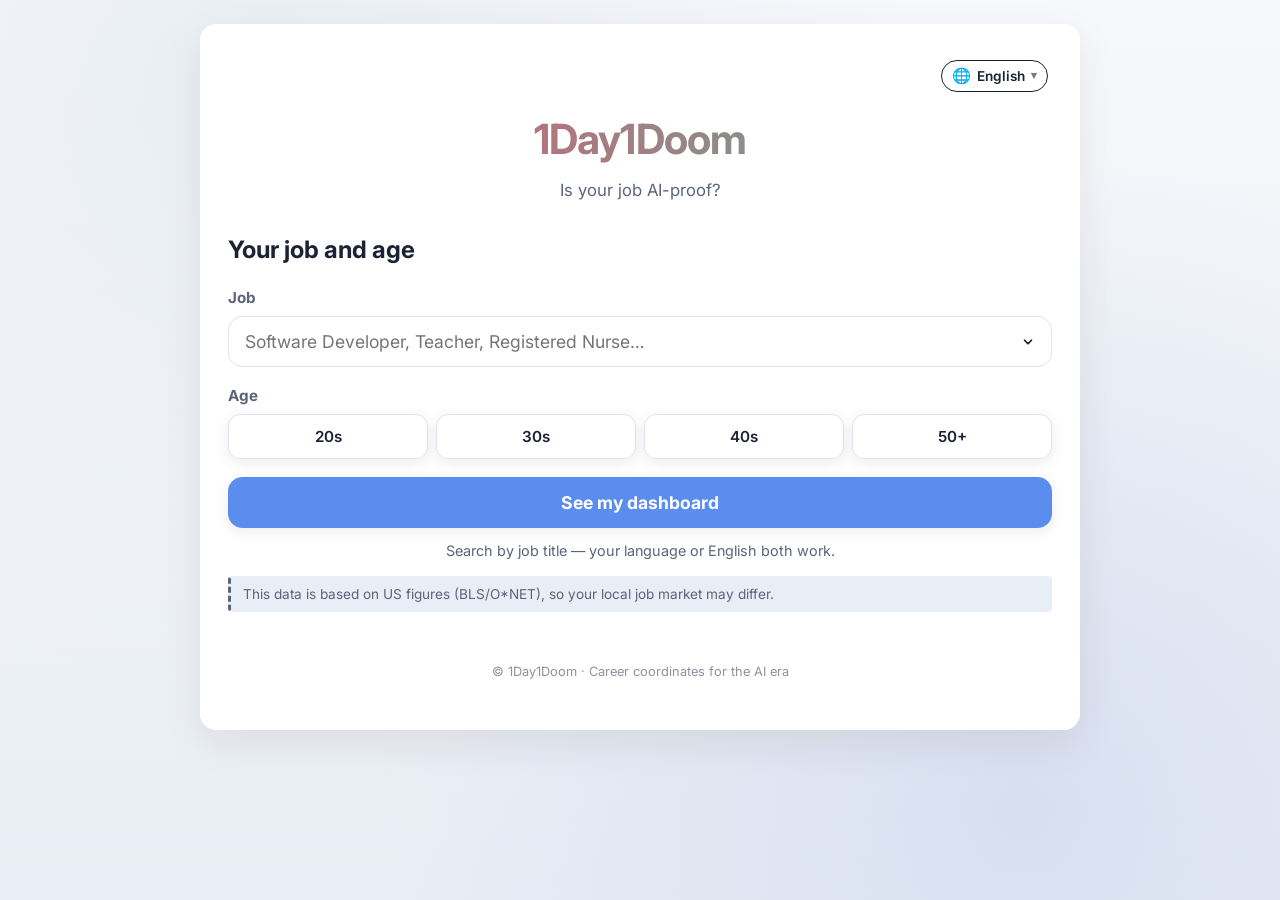
<file: docs/index.html>
<!DOCTYPE html>
<html lang="en">

<head>
    <meta charset="UTF-8">
    <meta name="viewport" content="width=device-width, initial-scale=1.0">
    <title>1Day1Doom — Will AI eat my job?</title>
    <meta name="description" content="Find your 30-year split fate in 5 questions. Doom Path or Bloom Path — which one is yours?">
    <link rel="icon" type="image/svg+xml" href="public/favicon.svg">

    <link rel="canonical" href="https://1day1doom.com/">
    <link rel="alternate" hreflang="x-default" href="https://1day1doom.com/">
    <link rel="alternate" hreflang="ko" href="https://1day1doom.com/ko/">
    <link rel="alternate" hreflang="en" href="https://1day1doom.com/en/">
    <link rel="alternate" hreflang="ja" href="https://1day1doom.com/ja/">
    <link rel="alternate" hreflang="zh-TW" href="https://1day1doom.com/zh-tw/">
    <link rel="alternate" hreflang="es" href="https://1day1doom.com/es/">
    <link rel="alternate" hreflang="de" href="https://1day1doom.com/de/">

    <meta property="og:type" content="website">
    <meta property="og:url" content="https://1day1doom.com/">
    <meta property="og:title" content="1Day1Doom — Will AI eat my job?">
    <meta property="og:description" content="Find your 30-year split fate in 5 questions. Doom or Bloom?">
    <meta property="og:image" content="https://1day1doom.com/public/og-image.png">
    <meta property="og:image:width" content="1200">
    <meta property="og:image:height" content="630">
    <meta property="og:locale" content="en_US">
    <meta property="og:locale:alternate" content="ko_KR">
    <meta property="og:locale:alternate" content="ja_JP">
    <meta property="og:locale:alternate" content="zh_TW">
    <meta property="og:locale:alternate" content="es_ES">
    <meta property="og:locale:alternate" content="de_DE">
    <meta name="twitter:card" content="summary_large_image">
    <meta name="twitter:title" content="1Day1Doom — Will AI eat my job?">
    <meta name="twitter:description" content="Find your 30-year split fate in 5 questions. Doom or Bloom?">
    <meta name="twitter:image" content="https://1day1doom.com/public/og-image.png">

    <script type="application/ld+json">
    {
        "@context": "https://schema.org",
        "@graph": [
            {
                "@type": "WebSite",
                "@id": "https://1day1doom.com/#website",
                "name": "1Day1Doom",
                "url": "https://1day1doom.com/",
                "inLanguage": ["ko", "en", "ja", "zh-TW", "es", "de"]
            },
            {
                "@type": "Organization",
                "@id": "https://1day1doom.com/#organization",
                "name": "1Day1Doom",
                "url": "https://1day1doom.com/",
                "logo": "https://1day1doom.com/public/favicon.svg"
            }
        ]
    }
    </script>

    <script async src="https://www.googletagmanager.com/gtag/js?id=G-EB39ZERPS0"></script>
    <script>
        window.dataLayer = window.dataLayer || [];
        function gtag(){dataLayer.push(arguments);}
        gtag('js', new Date());
        gtag('config', 'G-EB39ZERPS0');
    </script>

    <script async src="https://pagead2.googlesyndication.com/pagead/js/adsbygoogle.js?client=ca-pub-6334819180242631"
        crossorigin="anonymous"></script>

    <script>
        // Redirect based on browser language. Preserve any URL query params (?job=&persona=)
        // so deep links from share land on the right localized page with correct state.
        (function () {
            const lang = (navigator.language || navigator.userLanguage || "en").toLowerCase();
            let target = "./en/";
            if (lang.startsWith("ko")) target = "./ko/";
            else if (lang.startsWith("ja")) target = "./ja/";
            else if (lang.startsWith("zh-tw") || lang.startsWith("zh-hk") || lang.startsWith("zh-mo")) target = "./zh-tw/";
            else if (lang.startsWith("es")) target = "./es/";
            else if (lang.startsWith("de")) target = "./de/";
            window.location.replace(target + window.location.search + window.location.hash);
        })();
    </script>
</head>

<body>
    <p>Redirecting to your language…</p>
</body>

</html>
</file>
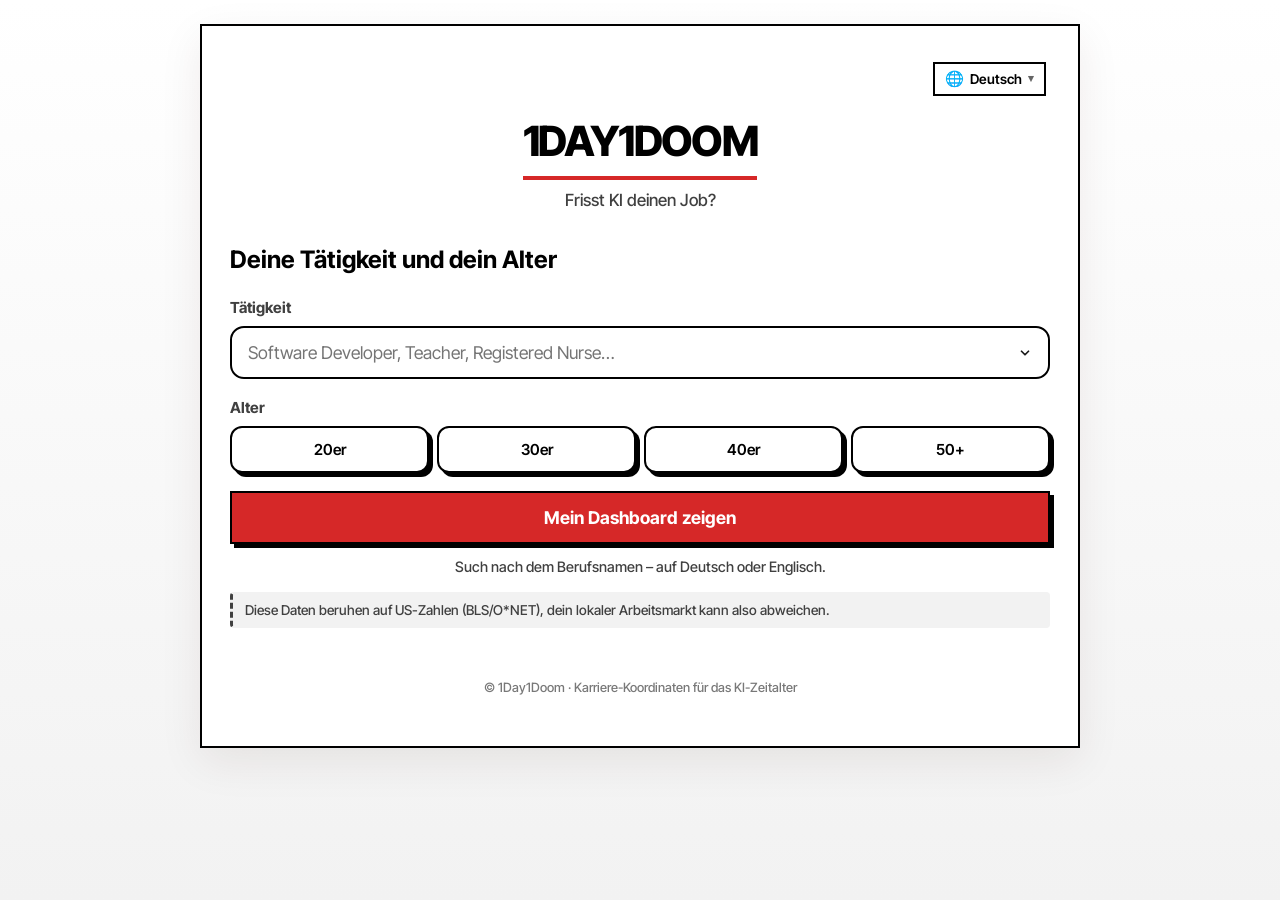
<file: docs/de/index.html>
<!DOCTYPE html>
<html lang="de">

<head>
    <meta charset="UTF-8">
    <meta name="viewport" content="width=device-width, initial-scale=1.0">
    <title>1Day1Doom — Frisst KI deinen Job? 5 Fragen, 30 Jahre, zwei Wege</title>

    <meta name="description" content="Wo steht dein Beruf auf der KI-Expositionskarte? Aufgabenweise GPT-4-Exposition + deine Position unter 200 Berufen + 4 Reality Checks. Basis: BLS, O*NET, NBER.">

    <link rel="canonical" href="https://1day1doom.com/de/">
    <link rel="alternate" hreflang="x-default" href="https://1day1doom.com/">
    <link rel="alternate" hreflang="ko" href="https://1day1doom.com/ko/">
    <link rel="alternate" hreflang="en" href="https://1day1doom.com/en/">
    <link rel="alternate" hreflang="ja" href="https://1day1doom.com/ja/">
    <link rel="alternate" hreflang="zh-TW" href="https://1day1doom.com/zh-tw/">
    <link rel="alternate" hreflang="es" href="https://1day1doom.com/es/">
    <link rel="alternate" hreflang="de" href="https://1day1doom.com/de/">

    <meta property="og:type" content="website">
    <meta property="og:url" content="https://1day1doom.com/de/">
    <meta property="og:title" content="Frisst KI deinen Job? — 5 Fragen, 30 Jahre, zwei Wege">
    <meta property="og:description" content="KI-Exposition pro Task + deine Position unter 200 Berufen + 4 Reality Checks. BLS · O*NET · NBER.">
    <meta property="og:image" content="https://1day1doom.com/public/og-image.png">
    <meta property="og:image:width" content="1200">
    <meta property="og:image:height" content="630">
    <meta property="og:locale" content="de_DE">
    <meta property="og:locale:alternate" content="ko_KR">
    <meta property="og:locale:alternate" content="en_US">
    <meta property="og:locale:alternate" content="ja_JP">
    <meta property="og:locale:alternate" content="zh_TW">
    <meta property="og:locale:alternate" content="es_ES">
    <meta name="twitter:card" content="summary_large_image">
    <meta name="twitter:title" content="Frisst KI deinen Job? — 5 Fragen, 30 Jahre, zwei Wege">
    <meta name="twitter:description" content="KI-Exposition pro Task + deine Position unter 200 Berufen + 4 Reality Checks. BLS · O*NET · NBER.">
    <meta name="twitter:image" content="https://1day1doom.com/public/og-image.png">

    <script type="application/ld+json">
    {
        "@context": "https://schema.org",
        "@graph": [
            {
                "@type": "WebApplication",
                "@id": "https://1day1doom.com/de/#webapp",
                "name": "1Day1Doom — Karriere-Koordinaten-Dashboard für das KI-Zeitalter",
                "url": "https://1day1doom.com/de/",
                "applicationCategory": "BusinessApplication",
                "operatingSystem": "Any",
                "inLanguage": "de",
                "description": "Wo steht dein Beruf auf der KI-Expositionskarte? Aufgabenweise GPT-4-Exposition + Position unter 200 Berufen + 4 Reality Checks. BLS, O*NET, NBER.",
                "offers": {
                    "@type": "Offer",
                    "price": "0",
                    "priceCurrency": "USD"
                },
                "isPartOf": {
                    "@id": "https://1day1doom.com/#website"
                },
                "publisher": {
                    "@id": "https://1day1doom.com/#organization"
                }
            }
        ]
    }
    </script>

    <script async src="https://www.googletagmanager.com/gtag/js?id=G-EB39ZERPS0"></script>
    <script>
        window.dataLayer = window.dataLayer || [];
        function gtag(){dataLayer.push(arguments);}
        gtag('js', new Date());
        gtag('config', 'G-EB39ZERPS0');
    </script>

    <script async src="https://pagead2.googlesyndication.com/pagead/js/adsbygoogle.js?client=ca-pub-6334819180242631"
     crossorigin="anonymous"></script>

    <link rel="icon" type="image/svg+xml" href="../public/favicon.svg">
    <link rel="stylesheet" href="../style.css">
</head>

<body>
    <div class="container">
        <header>
            <div class="lang-switch" id="lang-switch">
                <button class="lang-toggle" type="button" aria-haspopup="true" aria-expanded="false">
                    <span class="lang-globe" aria-hidden="true">🌐</span>
                    <span class="lang-current">Deutsch</span>
                    <span class="lang-caret" aria-hidden="true">▾</span>
                </button>
                <ul class="lang-menu" hidden>
                    <li><a href="../ko/index.html">한국어</a></li>
                    <li><a href="../en/index.html">English</a></li>
                    <li><a href="../ja/index.html">日本語</a></li>
                    <li><a href="../zh-tw/index.html">繁體中文</a></li>
                    <li><a href="../es/index.html">Español</a></li>
                    <li><a href="../de/index.html" class="active">Deutsch</a></li>
                </ul>
            </div>
            <h1 class="evo-title" data-i18n="app_title">1Day1Doom</h1>
            <p id="slogan" class="evo-subtitle" data-i18n="slogan">Frisst KI deinen Job?</p>
        </header>

        <main>
            <section id="input-section" class="panel">
                <h2 data-i18n="input_title">Deine Tätigkeit und dein Alter</h2>
                <form id="job-form" autocomplete="off">
                    <div class="form-group">
                        <label for="job-input" data-i18n="label_job">Tätigkeit</label>
                        <input type="text" id="job-input" required
                               placeholder="Software Developer, Teacher, Registered Nurse…"
                               data-i18n-placeholder="placeholder_job">
                        <ul id="job-suggestions" class="suggest-list" hidden></ul>
                    </div>

                    <div class="form-group">
                        <label data-i18n="label_age">Alter</label>
                        <div id="age-group" class="age-group" role="group">
                            <button type="button" class="age-btn" data-age="20s" data-i18n="age_20s">20er</button>
                            <button type="button" class="age-btn" data-age="30s" data-i18n="age_30s">30er</button>
                            <button type="button" class="age-btn" data-age="40s" data-i18n="age_40s">40er</button>
                            <button type="button" class="age-btn" data-age="50p" data-i18n="age_50p">50+</button>
                        </div>
                    </div>

                    <button type="submit" class="evo-btn primary" data-i18n="btn_see_dashboard">Mein Dashboard zeigen</button>
                </form>
                <p class="hint" data-i18n="hint">Such nach dem Berufsnamen – auf Deutsch oder Englisch.</p>
                <p class="accuracy-notice" data-i18n="accuracy_notice">v1-Daten = US (BLS/O*NET). Lokaler Markt kann abweichen.</p>
            </section>

            <div class="ad-slot ad-slot-input" aria-hidden="true">
                <ins class="adsbygoogle"
                     style="display:block"
                     data-ad-client="ca-pub-6334819180242631"
                     data-ad-slot="0000000001"
                     data-ad-format="auto"
                     data-full-width-responsive="true"></ins>
            </div>

            <section id="result-section" class="panel hidden">
                <div class="result-header">
                    <p class="result-job-label">
                        <span data-i18n="result_job_label">Beruf</span>:
                        <strong id="result-job-name">…</strong>
                        ·
                        <span data-i18n="result_age_label">Alter</span>:
                        <strong id="result-age-name">…</strong>
                    </p>
                    <p class="result-subtitle" data-i18n="result_subtitle">Große Studien reden nur über Durchschnitte. Hier siehst du es für deinen Beruf.</p>
                </div>

                <div id="panel-task-heatmap" class="dashboard-panel">…</div>

                <div class="ad-slot ad-slot-result-mid" aria-hidden="true">
                    <ins class="adsbygoogle"
                         style="display:block"
                         data-ad-client="ca-pub-6334819180242631"
                         data-ad-slot="0000000002"
                         data-ad-format="auto"
                         data-full-width-responsive="true"></ins>
                </div>

                <div id="panel-cohort-reality" class="dashboard-panel">…</div>

                <div id="panel-job-map" class="dashboard-panel">…</div>

                <div class="action-buttons">
                    <button id="btn-share" class="evo-btn secondary" data-i18n="btn_share">Dashboard teilen</button>
                    <button id="btn-restart" class="evo-btn ghost" data-i18n="btn_restart">Anderen Beruf testen</button>
                </div>

                <div class="ad-slot ad-slot-result-bottom" aria-hidden="true">
                    <ins class="adsbygoogle"
                         style="display:block"
                         data-ad-client="ca-pub-6334819180242631"
                         data-ad-slot="0000000003"
                         data-ad-format="auto"
                         data-full-width-responsive="true"></ins>
                </div>
            </section>
        </main>

        <footer>
            <p>© 1Day1Doom · <span data-i18n="footer_tagline">Karrierediagnose für das KI-Zeitalter</span></p>
        </footer>
    </div>

    <script src="../app.js"></script>
    <script>
      (function pushAds(){
        for (var i = 0; i < 3; i++) {
          try { (adsbygoogle = window.adsbygoogle || []).push({}); } catch(e) {}
        }
      })();
    </script>
</body>

</html>
</file>
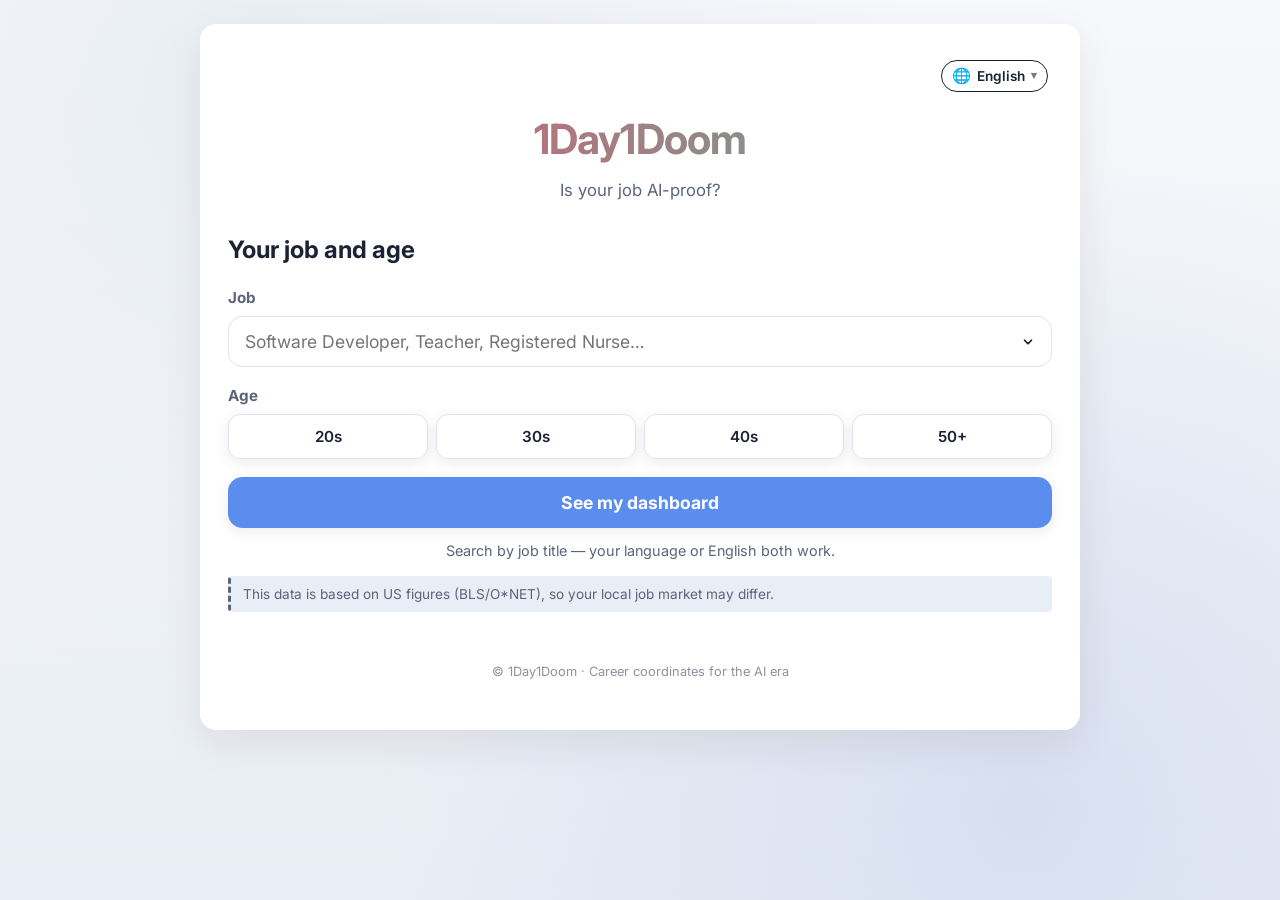
<file: docs/en/index.html>
<!DOCTYPE html>
<html lang="en">

<head>
    <meta charset="UTF-8">
    <meta name="viewport" content="width=device-width, initial-scale=1.0">
    <title>1Day1Doom — Is your job AI-proof?</title>

    <meta name="description" content="Where does your job sit in the AI exposure map? Task-level GPT-4 exposure + your position among 200 occupations + 4 Reality Check cards. Built on BLS, O*NET, NBER.">

    <link rel="canonical" href="https://1day1doom.com/en/">
    <link rel="alternate" hreflang="x-default" href="https://1day1doom.com/">
    <link rel="alternate" hreflang="ko" href="https://1day1doom.com/ko/">
    <link rel="alternate" hreflang="en" href="https://1day1doom.com/en/">
    <link rel="alternate" hreflang="ja" href="https://1day1doom.com/ja/">
    <link rel="alternate" hreflang="zh-TW" href="https://1day1doom.com/zh-tw/">
    <link rel="alternate" hreflang="es" href="https://1day1doom.com/es/">
    <link rel="alternate" hreflang="de" href="https://1day1doom.com/de/">

    <meta property="og:type" content="website">
    <meta property="og:url" content="https://1day1doom.com/en/">
    <meta property="og:title" content="Is your job AI-proof? — Your two 30-year futures, in 5 questions">
    <meta property="og:description" content="Task-level AI exposure + your position among 200 jobs + 4 Reality Checks. BLS · O*NET · NBER data dashboard.">
    <meta property="og:image" content="https://1day1doom.com/public/og-image.png">
    <meta property="og:image:width" content="1200">
    <meta property="og:image:height" content="630">
    <meta property="og:locale" content="en_US">
    <meta property="og:locale:alternate" content="ko_KR">
    <meta property="og:locale:alternate" content="ja_JP">
    <meta property="og:locale:alternate" content="zh_TW">
    <meta property="og:locale:alternate" content="es_ES">
    <meta property="og:locale:alternate" content="de_DE">
    <meta name="twitter:card" content="summary_large_image">
    <meta name="twitter:title" content="Is your job AI-proof? — Your two 30-year futures, in 5 questions">
    <meta name="twitter:description" content="Task-level AI exposure + your position among 200 jobs + 4 Reality Checks. BLS · O*NET · NBER data dashboard.">
    <meta name="twitter:image" content="https://1day1doom.com/public/og-image.png">

    <script type="application/ld+json">
    {
        "@context": "https://schema.org",
        "@graph": [
            {
                "@type": "WebApplication",
                "@id": "https://1day1doom.com/en/#webapp",
                "name": "1Day1Doom — Career risk dashboard for the AI era",
                "url": "https://1day1doom.com/en/",
                "applicationCategory": "BusinessApplication",
                "operatingSystem": "Any",
                "inLanguage": "en",
                "description": "Where does your job sit in the AI exposure map? Task-level GPT-4 exposure + position among 200 occupations + 4 Reality Check cards. Built on BLS, O*NET, NBER.",
                "offers": {
                    "@type": "Offer",
                    "price": "0",
                    "priceCurrency": "USD"
                },
                "isPartOf": {
                    "@id": "https://1day1doom.com/#website"
                },
                "publisher": {
                    "@id": "https://1day1doom.com/#organization"
                }
            }
        ]
    }
    </script>

    <script async src="https://www.googletagmanager.com/gtag/js?id=G-EB39ZERPS0"></script>
    <script>
        window.dataLayer = window.dataLayer || [];
        function gtag(){dataLayer.push(arguments);}
        gtag('js', new Date());
        gtag('config', 'G-EB39ZERPS0');
    </script>

    <script async src="https://pagead2.googlesyndication.com/pagead/js/adsbygoogle.js?client=ca-pub-6334819180242631"
     crossorigin="anonymous"></script>

    <link rel="icon" type="image/svg+xml" href="../public/favicon.svg">
    <link rel="stylesheet" href="../style.css">
</head>

<body>
    <div class="container">
        <header>
            <div class="lang-switch" id="lang-switch">
                <button class="lang-toggle" type="button" aria-haspopup="true" aria-expanded="false">
                    <span class="lang-globe" aria-hidden="true">🌐</span>
                    <span class="lang-current">English</span>
                    <span class="lang-caret" aria-hidden="true">▾</span>
                </button>
                <ul class="lang-menu" hidden>
                    <li><a href="../ko/index.html">한국어</a></li>
                    <li><a href="../en/index.html" class="active">English</a></li>
                    <li><a href="../ja/index.html">日本語</a></li>
                    <li><a href="../zh-tw/index.html">繁體中文</a></li>
                    <li><a href="../es/index.html">Español</a></li>
                    <li><a href="../de/index.html">Deutsch</a></li>
                </ul>
            </div>
            <h1 class="evo-title" data-i18n="app_title">1Day1Doom</h1>
            <p id="slogan" class="evo-subtitle" data-i18n="slogan">Is your job AI-proof?</p>
        </header>

        <main>
            <section id="input-section" class="panel">
                <h2 data-i18n="input_title">Your job and age</h2>
                <form id="job-form" autocomplete="off">
                    <div class="form-group">
                        <label for="job-input" data-i18n="label_job">Job</label>
                        <input type="text" id="job-input" required
                               placeholder="Software Developer, Teacher, Registered Nurse…"
                               data-i18n-placeholder="placeholder_job">
                        <ul id="job-suggestions" class="suggest-list" hidden></ul>
                    </div>

                    <div class="form-group">
                        <label data-i18n="label_age">Age</label>
                        <div id="age-group" class="age-group" role="group">
                            <button type="button" class="age-btn" data-age="20s" data-i18n="age_20s">20s</button>
                            <button type="button" class="age-btn" data-age="30s" data-i18n="age_30s">30s</button>
                            <button type="button" class="age-btn" data-age="40s" data-i18n="age_40s">40s</button>
                            <button type="button" class="age-btn" data-age="50p" data-i18n="age_50p">50+</button>
                        </div>
                    </div>

                    <button type="submit" class="evo-btn primary" data-i18n="btn_see_dashboard">See my dashboard</button>
                </form>
                <p class="hint" data-i18n="hint">Search by job title — your language or English both work.</p>
                <p class="accuracy-notice" data-i18n="accuracy_notice">v1 data is US (BLS/O*NET). Local market may differ.</p>
            </section>

            <div class="ad-slot ad-slot-input" aria-hidden="true">
                <ins class="adsbygoogle"
                     style="display:block"
                     data-ad-client="ca-pub-6334819180242631"
                     data-ad-slot="0000000001"
                     data-ad-format="auto"
                     data-full-width-responsive="true"></ins>
            </div>

            <section id="result-section" class="panel hidden">
                <div class="result-header">
                    <p class="result-job-label">
                        <span data-i18n="result_job_label">Job</span>:
                        <strong id="result-job-name">…</strong>
                        ·
                        <span data-i18n="result_age_label">Age</span>:
                        <strong id="result-age-name">…</strong>
                    </p>
                    <p class="result-subtitle" data-i18n="result_subtitle">The big reports only talk in averages. Here's what it looks like for your job.</p>
                </div>

                <div id="panel-task-heatmap" class="dashboard-panel">…</div>

                <div class="ad-slot ad-slot-result-mid" aria-hidden="true">
                    <ins class="adsbygoogle"
                         style="display:block"
                         data-ad-client="ca-pub-6334819180242631"
                         data-ad-slot="0000000002"
                         data-ad-format="auto"
                         data-full-width-responsive="true"></ins>
                </div>

                <div id="panel-cohort-reality" class="dashboard-panel">…</div>

                <div id="panel-job-map" class="dashboard-panel">…</div>

                <div class="action-buttons">
                    <button id="btn-share" class="evo-btn secondary" data-i18n="btn_share">Share my dashboard</button>
                    <button id="btn-restart" class="evo-btn ghost" data-i18n="btn_restart">Try another job</button>
                </div>

                <div class="ad-slot ad-slot-result-bottom" aria-hidden="true">
                    <ins class="adsbygoogle"
                         style="display:block"
                         data-ad-client="ca-pub-6334819180242631"
                         data-ad-slot="0000000003"
                         data-ad-format="auto"
                         data-full-width-responsive="true"></ins>
                </div>
            </section>
        </main>

        <footer>
            <p>© 1Day1Doom · <span data-i18n="footer_tagline">Career diagnosis for the AI era</span></p>
        </footer>
    </div>

    <script src="../app.js"></script>
    <script>
      (function pushAds(){
        for (var i = 0; i < 3; i++) {
          try { (adsbygoogle = window.adsbygoogle || []).push({}); } catch(e) {}
        }
      })();
    </script>
</body>

</html>
</file>
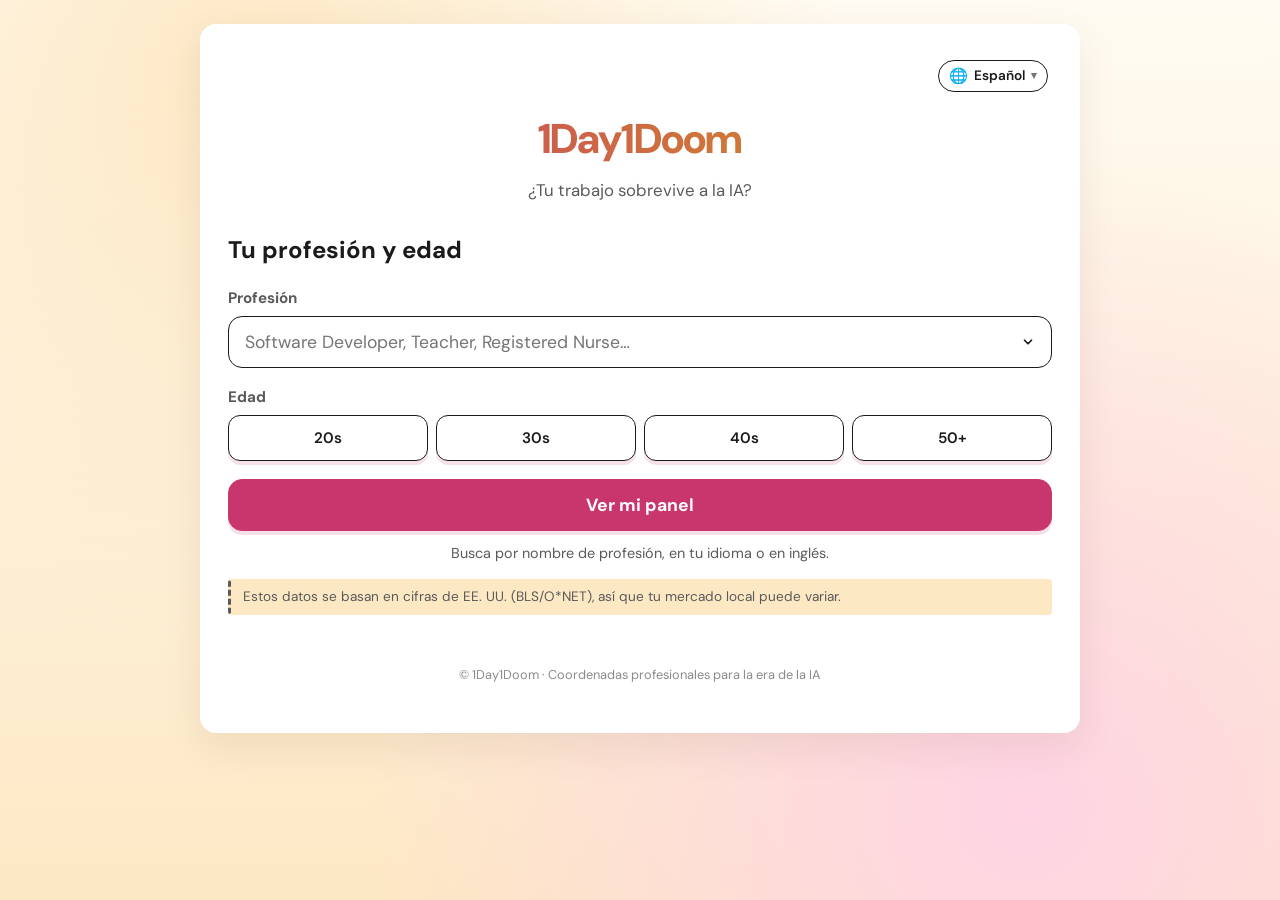
<file: docs/es/index.html>
<!DOCTYPE html>
<html lang="es">

<head>
    <meta charset="UTF-8">
    <meta name="viewport" content="width=device-width, initial-scale=1.0">
    <title>1Day1Doom — ¿Tu trabajo sobrevive a la IA?</title>

    <meta name="description" content="¿Dónde está tu profesión en el mapa de exposición a IA? Exposición a GPT-4 por tarea + tu posición entre 200 ocupaciones + 4 Reality Checks. Datos BLS, O*NET, NBER.">

    <link rel="canonical" href="https://1day1doom.com/es/">
    <link rel="alternate" hreflang="x-default" href="https://1day1doom.com/">
    <link rel="alternate" hreflang="ko" href="https://1day1doom.com/ko/">
    <link rel="alternate" hreflang="en" href="https://1day1doom.com/en/">
    <link rel="alternate" hreflang="ja" href="https://1day1doom.com/ja/">
    <link rel="alternate" hreflang="zh-TW" href="https://1day1doom.com/zh-tw/">
    <link rel="alternate" hreflang="es" href="https://1day1doom.com/es/">
    <link rel="alternate" hreflang="de" href="https://1day1doom.com/de/">

    <meta property="og:type" content="website">
    <meta property="og:url" content="https://1day1doom.com/es/">
    <meta property="og:title" content="¿Tu trabajo sobrevive a la IA? — Dos futuros a 30 años, en 5 preguntas">
    <meta property="og:description" content="Exposición IA por tarea + tu posición entre 200 ocupaciones + 4 Reality Checks. Datos BLS · O*NET · NBER.">
    <meta property="og:image" content="https://1day1doom.com/public/og-image.png">
    <meta property="og:image:width" content="1200">
    <meta property="og:image:height" content="630">
    <meta property="og:locale" content="es_ES">
    <meta property="og:locale:alternate" content="ko_KR">
    <meta property="og:locale:alternate" content="en_US">
    <meta property="og:locale:alternate" content="ja_JP">
    <meta property="og:locale:alternate" content="zh_TW">
    <meta property="og:locale:alternate" content="de_DE">
    <meta name="twitter:card" content="summary_large_image">
    <meta name="twitter:title" content="¿Tu trabajo sobrevive a la IA? — Dos futuros a 30 años, en 5 preguntas">
    <meta name="twitter:description" content="Exposición IA por tarea + tu posición entre 200 ocupaciones + 4 Reality Checks. Datos BLS · O*NET · NBER.">
    <meta name="twitter:image" content="https://1day1doom.com/public/og-image.png">

    <script type="application/ld+json">
    {
        "@context": "https://schema.org",
        "@graph": [
            {
                "@type": "WebApplication",
                "@id": "https://1day1doom.com/es/#webapp",
                "name": "1Day1Doom — Panel de coordenadas profesionales para la era de la IA",
                "url": "https://1day1doom.com/es/",
                "applicationCategory": "BusinessApplication",
                "operatingSystem": "Any",
                "inLanguage": "es",
                "description": "¿Dónde está tu profesión en el mapa IA? Exposición GPT-4 por tarea + tu posición entre 200 ocupaciones + 4 Reality Checks. Datos BLS, O*NET, NBER.",
                "offers": {
                    "@type": "Offer",
                    "price": "0",
                    "priceCurrency": "USD"
                },
                "isPartOf": {
                    "@id": "https://1day1doom.com/#website"
                },
                "publisher": {
                    "@id": "https://1day1doom.com/#organization"
                }
            }
        ]
    }
    </script>

    <script async src="https://www.googletagmanager.com/gtag/js?id=G-EB39ZERPS0"></script>
    <script>
        window.dataLayer = window.dataLayer || [];
        function gtag(){dataLayer.push(arguments);}
        gtag('js', new Date());
        gtag('config', 'G-EB39ZERPS0');
    </script>

    <script async src="https://pagead2.googlesyndication.com/pagead/js/adsbygoogle.js?client=ca-pub-6334819180242631"
     crossorigin="anonymous"></script>

    <link rel="icon" type="image/svg+xml" href="../public/favicon.svg">
    <link rel="stylesheet" href="../style.css">
</head>

<body>
    <div class="container">
        <header>
            <div class="lang-switch" id="lang-switch">
                <button class="lang-toggle" type="button" aria-haspopup="true" aria-expanded="false">
                    <span class="lang-globe" aria-hidden="true">🌐</span>
                    <span class="lang-current">Español</span>
                    <span class="lang-caret" aria-hidden="true">▾</span>
                </button>
                <ul class="lang-menu" hidden>
                    <li><a href="../ko/index.html">한국어</a></li>
                    <li><a href="../en/index.html">English</a></li>
                    <li><a href="../ja/index.html">日本語</a></li>
                    <li><a href="../zh-tw/index.html">繁體中文</a></li>
                    <li><a href="../es/index.html" class="active">Español</a></li>
                    <li><a href="../de/index.html">Deutsch</a></li>
                </ul>
            </div>
            <h1 class="evo-title" data-i18n="app_title">1Day1Doom</h1>
            <p id="slogan" class="evo-subtitle" data-i18n="slogan">¿Tu trabajo sobrevive a la IA?</p>
        </header>

        <main>
            <section id="input-section" class="panel">
                <h2 data-i18n="input_title">Tu profesión y edad</h2>
                <form id="job-form" autocomplete="off">
                    <div class="form-group">
                        <label for="job-input" data-i18n="label_job">Profesión</label>
                        <input type="text" id="job-input" required
                               placeholder="Software Developer, Teacher, Registered Nurse…"
                               data-i18n-placeholder="placeholder_job">
                        <ul id="job-suggestions" class="suggest-list" hidden></ul>
                    </div>

                    <div class="form-group">
                        <label data-i18n="label_age">Edad</label>
                        <div id="age-group" class="age-group" role="group">
                            <button type="button" class="age-btn" data-age="20s" data-i18n="age_20s">20s</button>
                            <button type="button" class="age-btn" data-age="30s" data-i18n="age_30s">30s</button>
                            <button type="button" class="age-btn" data-age="40s" data-i18n="age_40s">40s</button>
                            <button type="button" class="age-btn" data-age="50p" data-i18n="age_50p">50+</button>
                        </div>
                    </div>

                    <button type="submit" class="evo-btn primary" data-i18n="btn_see_dashboard">Ver mi panel</button>
                </form>
                <p class="hint" data-i18n="hint">Busca por nombre de profesión, en tu idioma o en inglés.</p>
                <p class="accuracy-notice" data-i18n="accuracy_notice">Datos v1 = US (BLS/O*NET). Tu mercado local puede diferir.</p>
            </section>

            <div class="ad-slot ad-slot-input" aria-hidden="true">
                <ins class="adsbygoogle"
                     style="display:block"
                     data-ad-client="ca-pub-6334819180242631"
                     data-ad-slot="0000000001"
                     data-ad-format="auto"
                     data-full-width-responsive="true"></ins>
            </div>

            <section id="result-section" class="panel hidden">
                <div class="result-header">
                    <p class="result-job-label">
                        <span data-i18n="result_job_label">Profesión</span>:
                        <strong id="result-job-name">…</strong>
                        ·
                        <span data-i18n="result_age_label">Edad</span>:
                        <strong id="result-age-name">…</strong>
                    </p>
                    <p class="result-subtitle" data-i18n="result_subtitle">Los grandes informes solo hablan de promedios. Aquí lo ves para tu profesión concreta.</p>
                </div>

                <div id="panel-task-heatmap" class="dashboard-panel">…</div>

                <div class="ad-slot ad-slot-result-mid" aria-hidden="true">
                    <ins class="adsbygoogle"
                         style="display:block"
                         data-ad-client="ca-pub-6334819180242631"
                         data-ad-slot="0000000002"
                         data-ad-format="auto"
                         data-full-width-responsive="true"></ins>
                </div>

                <div id="panel-cohort-reality" class="dashboard-panel">…</div>

                <div id="panel-job-map" class="dashboard-panel">…</div>

                <div class="action-buttons">
                    <button id="btn-share" class="evo-btn secondary" data-i18n="btn_share">Compartir mi panel</button>
                    <button id="btn-restart" class="evo-btn ghost" data-i18n="btn_restart">Probar otra profesión</button>
                </div>

                <div class="ad-slot ad-slot-result-bottom" aria-hidden="true">
                    <ins class="adsbygoogle"
                         style="display:block"
                         data-ad-client="ca-pub-6334819180242631"
                         data-ad-slot="0000000003"
                         data-ad-format="auto"
                         data-full-width-responsive="true"></ins>
                </div>
            </section>
        </main>

        <footer>
            <p>© 1Day1Doom · <span data-i18n="footer_tagline">Diagnóstico de carrera para la era de la IA</span></p>
        </footer>
    </div>

    <script src="../app.js"></script>
    <script>
      (function pushAds(){
        for (var i = 0; i < 3; i++) {
          try { (adsbygoogle = window.adsbygoogle || []).push({}); } catch(e) {}
        }
      })();
    </script>
</body>

</html>
</file>
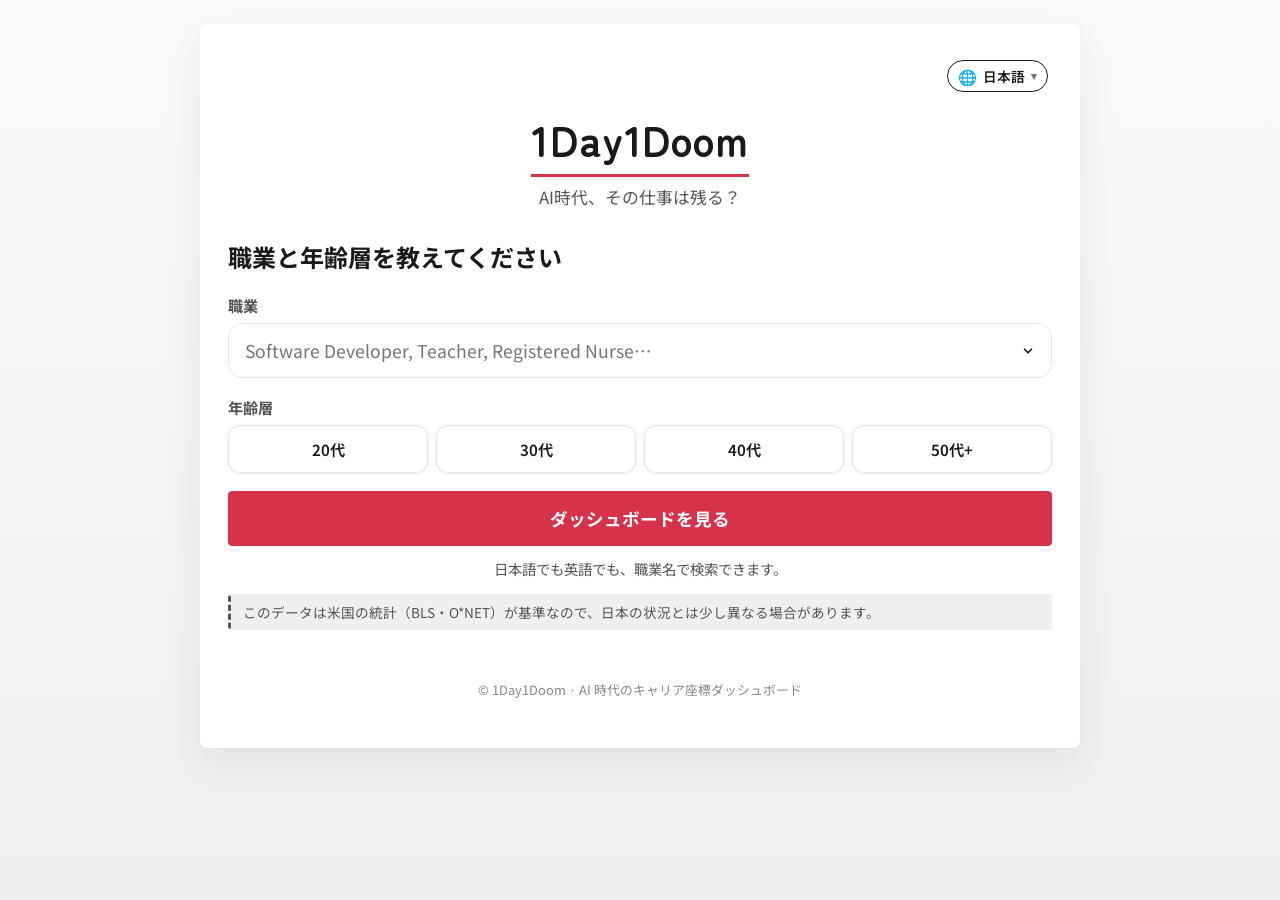
<file: docs/ja/index.html>
<!DOCTYPE html>
<html lang="ja">

<head>
    <meta charset="UTF-8">
    <meta name="viewport" content="width=device-width, initial-scale=1.0">
    <title>1Day1Doom — AI時代、その仕事は残る？</title>

    <meta name="description" content="あなたの仕事、AI影響度マップでどこに？ タスク別GPT-4影響 + 200職業の中の位置 + Reality Check 4 カード。BLS・O*NET・NBER データ基盤。">

    <link rel="canonical" href="https://1day1doom.com/ja/">
    <link rel="alternate" hreflang="x-default" href="https://1day1doom.com/">
    <link rel="alternate" hreflang="ko" href="https://1day1doom.com/ko/">
    <link rel="alternate" hreflang="en" href="https://1day1doom.com/en/">
    <link rel="alternate" hreflang="ja" href="https://1day1doom.com/ja/">
    <link rel="alternate" hreflang="zh-TW" href="https://1day1doom.com/zh-tw/">
    <link rel="alternate" hreflang="es" href="https://1day1doom.com/es/">
    <link rel="alternate" hreflang="de" href="https://1day1doom.com/de/">

    <meta property="og:type" content="website">
    <meta property="og:url" content="https://1day1doom.com/ja/">
    <meta property="og:title" content="AI時代、その仕事は残る？ — 30年後の運命を5問で">
    <meta property="og:description" content="タスク別 AI 影響 + 200 職業の中の位置 + Reality Check 4。BLS・O*NET・NBER データ基盤。">
    <meta property="og:image" content="https://1day1doom.com/public/og-image.png">
    <meta property="og:image:width" content="1200">
    <meta property="og:image:height" content="630">
    <meta property="og:locale" content="ja_JP">
    <meta property="og:locale:alternate" content="ko_KR">
    <meta property="og:locale:alternate" content="en_US">
    <meta property="og:locale:alternate" content="zh_TW">
    <meta property="og:locale:alternate" content="es_ES">
    <meta property="og:locale:alternate" content="de_DE">
    <meta name="twitter:card" content="summary_large_image">
    <meta name="twitter:title" content="AI時代、その仕事は残る？ — 30年後の運命を5問で">
    <meta name="twitter:description" content="タスク別 AI 影響 + 200 職業の中の位置 + Reality Check 4。BLS・O*NET・NBER データ基盤。">
    <meta name="twitter:image" content="https://1day1doom.com/public/og-image.png">

    <script type="application/ld+json">
    {
        "@context": "https://schema.org",
        "@graph": [
            {
                "@type": "WebApplication",
                "@id": "https://1day1doom.com/ja/#webapp",
                "name": "1Day1Doom — AI時代のキャリア座標ダッシュボード",
                "url": "https://1day1doom.com/ja/",
                "applicationCategory": "BusinessApplication",
                "operatingSystem": "Any",
                "inLanguage": "ja",
                "description": "あなたの仕事、AI影響度マップでどこに？ タスク別GPT-4影響 + 200職業の中の位置 + Reality Check 4。BLS・O*NET・NBER データ。",
                "offers": {
                    "@type": "Offer",
                    "price": "0",
                    "priceCurrency": "USD"
                },
                "isPartOf": {
                    "@id": "https://1day1doom.com/#website"
                },
                "publisher": {
                    "@id": "https://1day1doom.com/#organization"
                }
            }
        ]
    }
    </script>

    <script async src="https://www.googletagmanager.com/gtag/js?id=G-EB39ZERPS0"></script>
    <script>
        window.dataLayer = window.dataLayer || [];
        function gtag(){dataLayer.push(arguments);}
        gtag('js', new Date());
        gtag('config', 'G-EB39ZERPS0');
    </script>

    <script async src="https://pagead2.googlesyndication.com/pagead/js/adsbygoogle.js?client=ca-pub-6334819180242631"
     crossorigin="anonymous"></script>

    <link rel="icon" type="image/svg+xml" href="../public/favicon.svg">
    <link rel="stylesheet" href="../style.css">
</head>

<body>
    <div class="container">
        <header>
            <div class="lang-switch" id="lang-switch">
                <button class="lang-toggle" type="button" aria-haspopup="true" aria-expanded="false">
                    <span class="lang-globe" aria-hidden="true">🌐</span>
                    <span class="lang-current">日本語</span>
                    <span class="lang-caret" aria-hidden="true">▾</span>
                </button>
                <ul class="lang-menu" hidden>
                    <li><a href="../ko/index.html">한국어</a></li>
                    <li><a href="../en/index.html">English</a></li>
                    <li><a href="../ja/index.html" class="active">日本語</a></li>
                    <li><a href="../zh-tw/index.html">繁體中文</a></li>
                    <li><a href="../es/index.html">Español</a></li>
                    <li><a href="../de/index.html">Deutsch</a></li>
                </ul>
            </div>
            <h1 class="evo-title" data-i18n="app_title">1Day1Doom</h1>
            <p id="slogan" class="evo-subtitle" data-i18n="slogan">AI時代、その仕事は残る？</p>
        </header>

        <main>
            <section id="input-section" class="panel">
                <h2 data-i18n="input_title">職業と年齢層を教えてください</h2>
                <form id="job-form" autocomplete="off">
                    <div class="form-group">
                        <label for="job-input" data-i18n="label_job">職業</label>
                        <input type="text" id="job-input" required
                               placeholder="Software Developer, Teacher, Registered Nurse…"
                               data-i18n-placeholder="placeholder_job">
                        <ul id="job-suggestions" class="suggest-list" hidden></ul>
                    </div>

                    <div class="form-group">
                        <label data-i18n="label_age">年齢層</label>
                        <div id="age-group" class="age-group" role="group">
                            <button type="button" class="age-btn" data-age="20s" data-i18n="age_20s">20代</button>
                            <button type="button" class="age-btn" data-age="30s" data-i18n="age_30s">30代</button>
                            <button type="button" class="age-btn" data-age="40s" data-i18n="age_40s">40代</button>
                            <button type="button" class="age-btn" data-age="50p" data-i18n="age_50p">50代+</button>
                        </div>
                    </div>

                    <button type="submit" class="evo-btn primary" data-i18n="btn_see_dashboard">ダッシュボードを見る</button>
                </form>
                <p class="hint" data-i18n="hint">日本語でも英語でも、職業名で検索できます。</p>
                <p class="accuracy-notice" data-i18n="accuracy_notice">v1 データは米国 BLS/O*NET ベース。日本市場とは差があります。</p>
            </section>

            <div class="ad-slot ad-slot-input" aria-hidden="true">
                <ins class="adsbygoogle"
                     style="display:block"
                     data-ad-client="ca-pub-6334819180242631"
                     data-ad-slot="0000000001"
                     data-ad-format="auto"
                     data-full-width-responsive="true"></ins>
            </div>

            <section id="result-section" class="panel hidden">
                <div class="result-header">
                    <p class="result-job-label">
                        <span data-i18n="result_job_label">職業</span>:
                        <strong id="result-job-name">…</strong>
                        ·
                        <span data-i18n="result_age_label">年齢層</span>:
                        <strong id="result-age-name">…</strong>
                    </p>
                    <p class="result-subtitle" data-i18n="result_subtitle">ニュースが「平均」でしか語らないことを、あなたの職業ひとつに当てはめてみました。</p>
                </div>

                <div id="panel-task-heatmap" class="dashboard-panel">…</div>

                <div class="ad-slot ad-slot-result-mid" aria-hidden="true">
                    <ins class="adsbygoogle"
                         style="display:block"
                         data-ad-client="ca-pub-6334819180242631"
                         data-ad-slot="0000000002"
                         data-ad-format="auto"
                         data-full-width-responsive="true"></ins>
                </div>

                <div id="panel-cohort-reality" class="dashboard-panel">…</div>

                <div id="panel-job-map" class="dashboard-panel">…</div>

                <div class="action-buttons">
                    <button id="btn-share" class="evo-btn secondary" data-i18n="btn_share">結果をシェア</button>
                    <button id="btn-restart" class="evo-btn ghost" data-i18n="btn_restart">別の職業で試す</button>
                </div>

                <div class="ad-slot ad-slot-result-bottom" aria-hidden="true">
                    <ins class="adsbygoogle"
                         style="display:block"
                         data-ad-client="ca-pub-6334819180242631"
                         data-ad-slot="0000000003"
                         data-ad-format="auto"
                         data-full-width-responsive="true"></ins>
                </div>
            </section>
        </main>

        <footer>
            <p>© 1Day1Doom · <span data-i18n="footer_tagline">AI時代のキャリア診断</span></p>
        </footer>
    </div>

    <script src="../app.js"></script>
    <script>
      (function pushAds(){
        for (var i = 0; i < 3; i++) {
          try { (adsbygoogle = window.adsbygoogle || []).push({}); } catch(e) {}
        }
      })();
    </script>
</body>

</html>
</file>
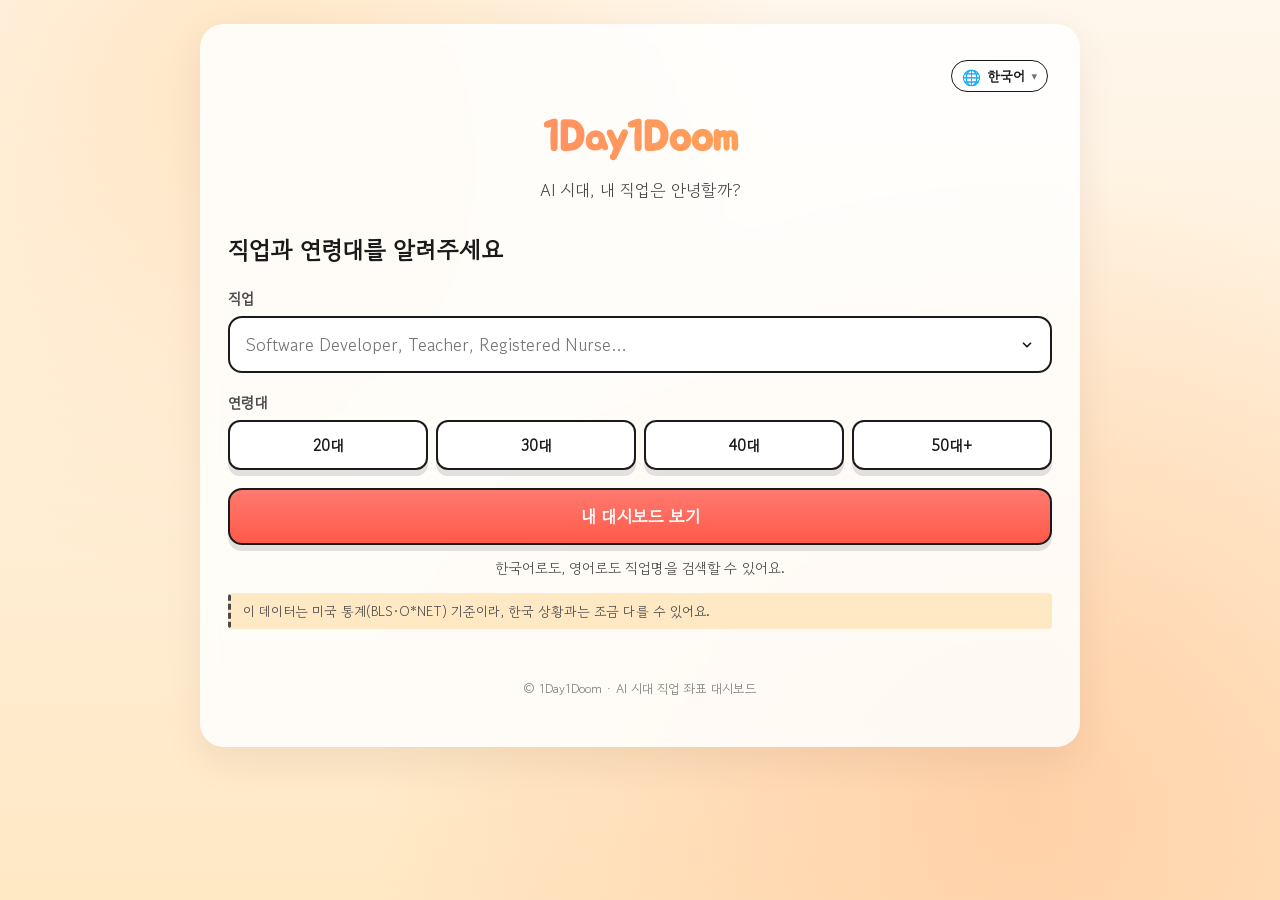
<file: docs/ko/index.html>
<!DOCTYPE html>
<html lang="ko">

<head>
    <meta charset="UTF-8">
    <meta name="viewport" content="width=device-width, initial-scale=1.0">
    <title>1Day1Doom — AI 시대, 내 직업은 안녕할까?</title>

    <meta name="description" content="AI 시대, 내 직업은 어디쯤? 직업의 task별 AI 노출 + 200 직업 분포 속 내 위치 + Reality Check 4 카드. BLS·O*NET·NBER 데이터 기반 객관 좌표.">

    <link rel="canonical" href="https://1day1doom.com/ko/">
    <link rel="alternate" hreflang="x-default" href="https://1day1doom.com/">
    <link rel="alternate" hreflang="ko" href="https://1day1doom.com/ko/">
    <link rel="alternate" hreflang="en" href="https://1day1doom.com/en/">
    <link rel="alternate" hreflang="ja" href="https://1day1doom.com/ja/">
    <link rel="alternate" hreflang="zh-TW" href="https://1day1doom.com/zh-tw/">
    <link rel="alternate" hreflang="es" href="https://1day1doom.com/es/">
    <link rel="alternate" hreflang="de" href="https://1day1doom.com/de/">

    <meta property="og:type" content="website">
    <meta property="og:url" content="https://1day1doom.com/ko/">
    <meta property="og:title" content="AI 시대, 내 직업은 안녕할까? — 30년 후 두 갈래 운명">
    <meta property="og:description" content="task별 AI 노출 + 200 직업 분포 속 내 위치 + Reality Check 4. BLS·O*NET·NBER 데이터 기반 좌표 대시보드.">
    <meta property="og:image" content="https://1day1doom.com/public/og-image.png">
    <meta property="og:image:width" content="1200">
    <meta property="og:image:height" content="630">
    <meta property="og:locale" content="ko_KR">
    <meta property="og:locale:alternate" content="en_US">
    <meta property="og:locale:alternate" content="ja_JP">
    <meta property="og:locale:alternate" content="zh_TW">
    <meta property="og:locale:alternate" content="es_ES">
    <meta property="og:locale:alternate" content="de_DE">
    <meta name="twitter:card" content="summary_large_image">
    <meta name="twitter:title" content="AI 시대, 내 직업은 안녕할까? — 30년 후 두 갈래 운명">
    <meta name="twitter:description" content="task별 AI 노출 + 200 직업 분포 속 내 위치 + Reality Check 4. BLS·O*NET·NBER 데이터 기반 좌표 대시보드.">
    <meta name="twitter:image" content="https://1day1doom.com/public/og-image.png">

    <script type="application/ld+json">
    {
        "@context": "https://schema.org",
        "@graph": [
            {
                "@type": "WebApplication",
                "@id": "https://1day1doom.com/ko/#webapp",
                "name": "1Day1Doom — AI 시대 직업 좌표 대시보드",
                "url": "https://1day1doom.com/ko/",
                "applicationCategory": "BusinessApplication",
                "operatingSystem": "Any",
                "inLanguage": "ko",
                "description": "AI 시대, 내 직업은 어디쯤? task별 AI 노출 + 200 직업 분포 위치 + Reality Check 4. BLS·O*NET·NBER 데이터 기반.",
                "offers": {
                    "@type": "Offer",
                    "price": "0",
                    "priceCurrency": "USD"
                },
                "isPartOf": {
                    "@id": "https://1day1doom.com/#website"
                },
                "publisher": {
                    "@id": "https://1day1doom.com/#organization"
                }
            }
        ]
    }
    </script>

    <script async src="https://www.googletagmanager.com/gtag/js?id=G-EB39ZERPS0"></script>
    <script>
        window.dataLayer = window.dataLayer || [];
        function gtag(){dataLayer.push(arguments);}
        gtag('js', new Date());
        gtag('config', 'G-EB39ZERPS0');
    </script>

    <script async src="https://pagead2.googlesyndication.com/pagead/js/adsbygoogle.js?client=ca-pub-6334819180242631"
     crossorigin="anonymous"></script>

    <link rel="icon" type="image/svg+xml" href="../public/favicon.svg">
    <link rel="stylesheet" href="../style.css">
</head>

<body>
    <div class="container">
        <header>
            <div class="lang-switch" id="lang-switch">
                <button class="lang-toggle" type="button" aria-haspopup="true" aria-expanded="false">
                    <span class="lang-globe" aria-hidden="true">🌐</span>
                    <span class="lang-current">한국어</span>
                    <span class="lang-caret" aria-hidden="true">▾</span>
                </button>
                <ul class="lang-menu" hidden>
                    <li><a href="../ko/index.html" class="active">한국어</a></li>
                    <li><a href="../en/index.html">English</a></li>
                    <li><a href="../ja/index.html">日本語</a></li>
                    <li><a href="../zh-tw/index.html">繁體中文</a></li>
                    <li><a href="../es/index.html">Español</a></li>
                    <li><a href="../de/index.html">Deutsch</a></li>
                </ul>
            </div>
            <h1 class="evo-title" data-i18n="app_title">1Day1Doom</h1>
            <p id="slogan" class="evo-subtitle" data-i18n="slogan">AI 시대, 내 직업은 안녕할까?</p>
        </header>

        <main>
            <section id="input-section" class="panel">
                <h2 data-i18n="input_title">직업과 연령대를 알려주세요</h2>
                <form id="job-form" autocomplete="off">
                    <div class="form-group">
                        <label for="job-input" data-i18n="label_job">직업</label>
                        <input type="text" id="job-input" required
                               placeholder="Software Developer, Teacher, Registered Nurse…"
                               data-i18n-placeholder="placeholder_job">
                        <ul id="job-suggestions" class="suggest-list" hidden></ul>
                    </div>

                    <div class="form-group">
                        <label data-i18n="label_age">연령대</label>
                        <div id="age-group" class="age-group" role="group">
                            <button type="button" class="age-btn" data-age="20s" data-i18n="age_20s">20대</button>
                            <button type="button" class="age-btn" data-age="30s" data-i18n="age_30s">30대</button>
                            <button type="button" class="age-btn" data-age="40s" data-i18n="age_40s">40대</button>
                            <button type="button" class="age-btn" data-age="50p" data-i18n="age_50p">50대+</button>
                        </div>
                    </div>

                    <button type="submit" class="evo-btn primary" data-i18n="btn_see_dashboard">내 대시보드 보기</button>
                </form>
                <p class="hint" data-i18n="hint">한국어로도, 영어로도 직업명을 검색할 수 있어요.</p>
                <p class="accuracy-notice" data-i18n="accuracy_notice">v1 데이터는 US BLS/O*NET 기준이에요. 한국 노동시장과 차이가 있을 수 있어요.</p>
            </section>

            <div class="ad-slot ad-slot-input" aria-hidden="true">
                <ins class="adsbygoogle"
                     style="display:block"
                     data-ad-client="ca-pub-6334819180242631"
                     data-ad-slot="0000000001"
                     data-ad-format="auto"
                     data-full-width-responsive="true"></ins>
            </div>

            <section id="result-section" class="panel hidden">
                <div class="result-header">
                    <p class="result-job-label">
                        <span data-i18n="result_job_label">직업</span>:
                        <strong id="result-job-name">…</strong>
                        ·
                        <span data-i18n="result_age_label">연령대</span>:
                        <strong id="result-age-name">…</strong>
                    </p>
                    <p class="result-subtitle" data-i18n="result_subtitle">뉴스가 '평균'으로만 말하던 걸, 당신 직업 하나에 맞춰 풀어봤어요.</p>
                </div>

                <div id="panel-task-heatmap" class="dashboard-panel">…</div>

                <div class="ad-slot ad-slot-result-mid" aria-hidden="true">
                    <ins class="adsbygoogle"
                         style="display:block"
                         data-ad-client="ca-pub-6334819180242631"
                         data-ad-slot="0000000002"
                         data-ad-format="auto"
                         data-full-width-responsive="true"></ins>
                </div>

                <div id="panel-cohort-reality" class="dashboard-panel">…</div>

                <div id="panel-job-map" class="dashboard-panel">…</div>

                <div class="action-buttons">
                    <button id="btn-share" class="evo-btn secondary" data-i18n="btn_share">결과 공유하기</button>
                    <button id="btn-restart" class="evo-btn ghost" data-i18n="btn_restart">다른 직업으로 다시 하기</button>
                </div>

                <div class="ad-slot ad-slot-result-bottom" aria-hidden="true">
                    <ins class="adsbygoogle"
                         style="display:block"
                         data-ad-client="ca-pub-6334819180242631"
                         data-ad-slot="0000000003"
                         data-ad-format="auto"
                         data-full-width-responsive="true"></ins>
                </div>
            </section>
        </main>

        <footer>
            <p>© 1Day1Doom · <span data-i18n="footer_tagline">AI 시대의 직업 진단</span></p>
        </footer>
    </div>

    <script src="../app.js"></script>
    <script>
      (function pushAds(){
        for (var i = 0; i < 3; i++) {
          try { (adsbygoogle = window.adsbygoogle || []).push({}); } catch(e) {}
        }
      })();
    </script>
</body>

</html>
</file>
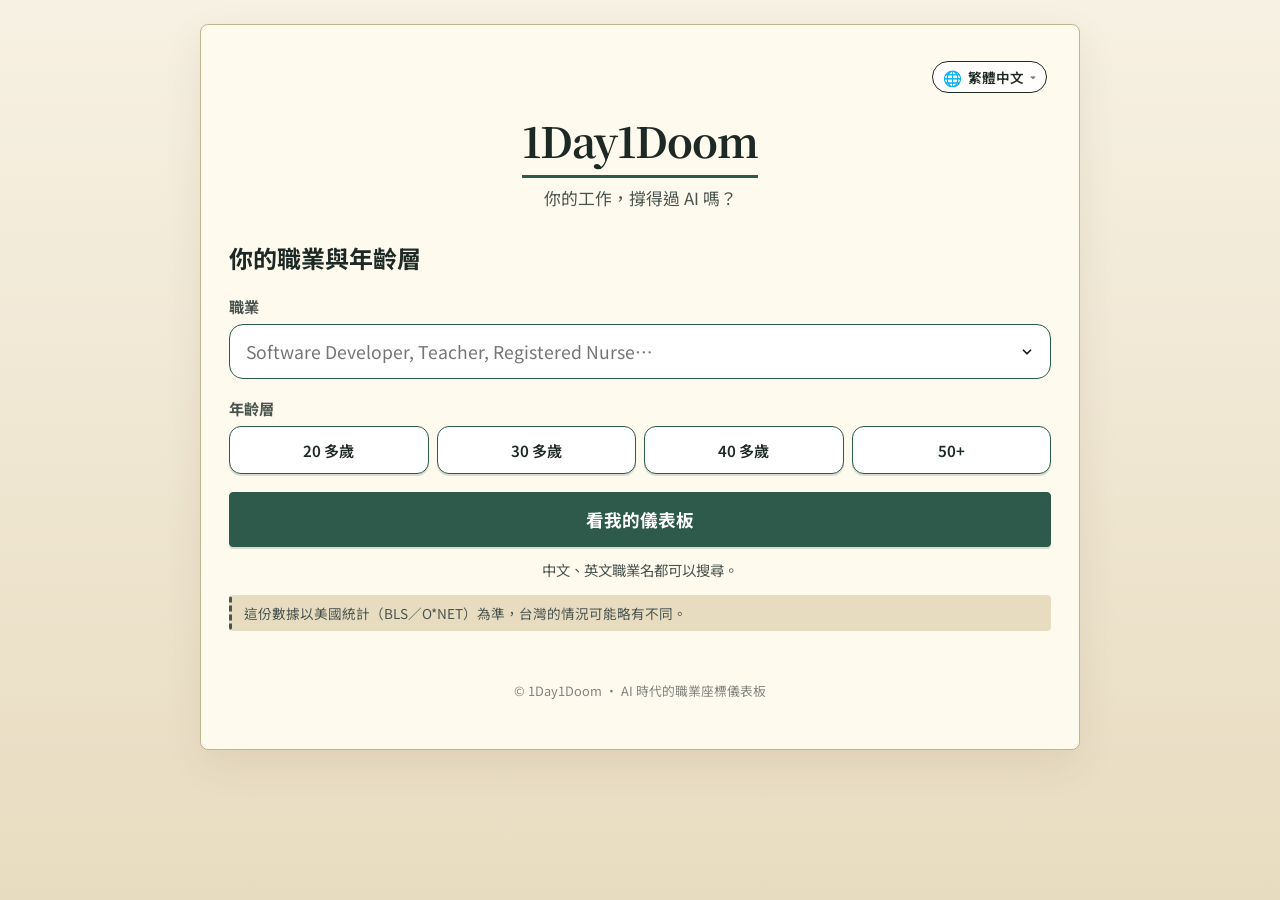
<file: docs/zh-tw/index.html>
<!DOCTYPE html>
<html lang="zh-tw">

<head>
    <meta charset="UTF-8">
    <meta name="viewport" content="width=device-width, initial-scale=1.0">
    <title>1Day1Doom — 你的工作，撐得過 AI 嗎？</title>

    <meta name="description" content="你的工作，在 AI 暴露地圖的哪？ Task 級 GPT-4 暴露 + 200 職業中你的位置 + Reality Check 4 卡。BLS·O*NET·NBER 數據基礎。">

    <link rel="canonical" href="https://1day1doom.com/zh-tw/">
    <link rel="alternate" hreflang="x-default" href="https://1day1doom.com/">
    <link rel="alternate" hreflang="ko" href="https://1day1doom.com/ko/">
    <link rel="alternate" hreflang="en" href="https://1day1doom.com/en/">
    <link rel="alternate" hreflang="ja" href="https://1day1doom.com/ja/">
    <link rel="alternate" hreflang="zh-TW" href="https://1day1doom.com/zh-tw/">
    <link rel="alternate" hreflang="es" href="https://1day1doom.com/es/">
    <link rel="alternate" hreflang="de" href="https://1day1doom.com/de/">

    <meta property="og:type" content="website">
    <meta property="og:url" content="https://1day1doom.com/zh-tw/">
    <meta property="og:title" content="你的工作，撐得過 AI 嗎？— 5 題看見 30 年後的兩條路">
    <meta property="og:description" content="Task 級 AI 暴露 + 200 職業中你的位置 + Reality Check 4 卡。BLS·O*NET·NBER 數據。">
    <meta property="og:image" content="https://1day1doom.com/public/og-image.png">
    <meta property="og:image:width" content="1200">
    <meta property="og:image:height" content="630">
    <meta property="og:locale" content="zh_TW">
    <meta property="og:locale:alternate" content="ko_KR">
    <meta property="og:locale:alternate" content="en_US">
    <meta property="og:locale:alternate" content="ja_JP">
    <meta property="og:locale:alternate" content="es_ES">
    <meta property="og:locale:alternate" content="de_DE">
    <meta name="twitter:card" content="summary_large_image">
    <meta name="twitter:title" content="你的工作，撐得過 AI 嗎？— 5 題看見 30 年後的兩條路">
    <meta name="twitter:description" content="Task 級 AI 暴露 + 200 職業中你的位置 + Reality Check 4 卡。BLS·O*NET·NBER 數據。">
    <meta name="twitter:image" content="https://1day1doom.com/public/og-image.png">

    <script type="application/ld+json">
    {
        "@context": "https://schema.org",
        "@graph": [
            {
                "@type": "WebApplication",
                "@id": "https://1day1doom.com/zh-tw/#webapp",
                "name": "1Day1Doom — AI 時代的職業座標儀表板",
                "url": "https://1day1doom.com/zh-tw/",
                "applicationCategory": "BusinessApplication",
                "operatingSystem": "Any",
                "inLanguage": "zh-TW",
                "description": "你的工作在 AI 暴露地圖的哪？ Task 級 GPT-4 暴露 + 200 職業中你的位置 + Reality Check 4 卡。BLS·O*NET·NBER 數據。",
                "offers": {
                    "@type": "Offer",
                    "price": "0",
                    "priceCurrency": "USD"
                },
                "isPartOf": {
                    "@id": "https://1day1doom.com/#website"
                },
                "publisher": {
                    "@id": "https://1day1doom.com/#organization"
                }
            }
        ]
    }
    </script>

    <script async src="https://www.googletagmanager.com/gtag/js?id=G-EB39ZERPS0"></script>
    <script>
        window.dataLayer = window.dataLayer || [];
        function gtag(){dataLayer.push(arguments);}
        gtag('js', new Date());
        gtag('config', 'G-EB39ZERPS0');
    </script>

    <script async src="https://pagead2.googlesyndication.com/pagead/js/adsbygoogle.js?client=ca-pub-6334819180242631"
     crossorigin="anonymous"></script>

    <link rel="icon" type="image/svg+xml" href="../public/favicon.svg">
    <link rel="stylesheet" href="../style.css">
</head>

<body>
    <div class="container">
        <header>
            <div class="lang-switch" id="lang-switch">
                <button class="lang-toggle" type="button" aria-haspopup="true" aria-expanded="false">
                    <span class="lang-globe" aria-hidden="true">🌐</span>
                    <span class="lang-current">繁體中文</span>
                    <span class="lang-caret" aria-hidden="true">▾</span>
                </button>
                <ul class="lang-menu" hidden>
                    <li><a href="../ko/index.html">한국어</a></li>
                    <li><a href="../en/index.html">English</a></li>
                    <li><a href="../ja/index.html">日本語</a></li>
                    <li><a href="../zh-tw/index.html" class="active">繁體中文</a></li>
                    <li><a href="../es/index.html">Español</a></li>
                    <li><a href="../de/index.html">Deutsch</a></li>
                </ul>
            </div>
            <h1 class="evo-title" data-i18n="app_title">1Day1Doom</h1>
            <p id="slogan" class="evo-subtitle" data-i18n="slogan">你的工作，撐得過 AI 嗎？</p>
        </header>

        <main>
            <section id="input-section" class="panel">
                <h2 data-i18n="input_title">你的職業與年齡層</h2>
                <form id="job-form" autocomplete="off">
                    <div class="form-group">
                        <label for="job-input" data-i18n="label_job">職業</label>
                        <input type="text" id="job-input" required
                               placeholder="Software Developer, Teacher, Registered Nurse…"
                               data-i18n-placeholder="placeholder_job">
                        <ul id="job-suggestions" class="suggest-list" hidden></ul>
                    </div>

                    <div class="form-group">
                        <label data-i18n="label_age">年齡層</label>
                        <div id="age-group" class="age-group" role="group">
                            <button type="button" class="age-btn" data-age="20s" data-i18n="age_20s">20 多歲</button>
                            <button type="button" class="age-btn" data-age="30s" data-i18n="age_30s">30 多歲</button>
                            <button type="button" class="age-btn" data-age="40s" data-i18n="age_40s">40 多歲</button>
                            <button type="button" class="age-btn" data-age="50p" data-i18n="age_50p">50+</button>
                        </div>
                    </div>

                    <button type="submit" class="evo-btn primary" data-i18n="btn_see_dashboard">看我的儀表板</button>
                </form>
                <p class="hint" data-i18n="hint">中文、英文職業名都可以搜尋。</p>
                <p class="accuracy-notice" data-i18n="accuracy_notice">v1 數據以美國 BLS/O*NET 為準。台灣市場可能有差。</p>
            </section>

            <div class="ad-slot ad-slot-input" aria-hidden="true">
                <ins class="adsbygoogle"
                     style="display:block"
                     data-ad-client="ca-pub-6334819180242631"
                     data-ad-slot="0000000001"
                     data-ad-format="auto"
                     data-full-width-responsive="true"></ins>
            </div>

            <section id="result-section" class="panel hidden">
                <div class="result-header">
                    <p class="result-job-label">
                        <span data-i18n="result_job_label">職業</span>:
                        <strong id="result-job-name">…</strong>
                        ·
                        <span data-i18n="result_age_label">年齡層</span>:
                        <strong id="result-age-name">…</strong>
                    </p>
                    <p class="result-subtitle" data-i18n="result_subtitle">新聞只講「平均」，這裡換成你這一個職業來看。</p>
                </div>

                <div id="panel-task-heatmap" class="dashboard-panel">…</div>

                <div class="ad-slot ad-slot-result-mid" aria-hidden="true">
                    <ins class="adsbygoogle"
                         style="display:block"
                         data-ad-client="ca-pub-6334819180242631"
                         data-ad-slot="0000000002"
                         data-ad-format="auto"
                         data-full-width-responsive="true"></ins>
                </div>

                <div id="panel-cohort-reality" class="dashboard-panel">…</div>

                <div id="panel-job-map" class="dashboard-panel">…</div>

                <div class="action-buttons">
                    <button id="btn-share" class="evo-btn secondary" data-i18n="btn_share">分享結果</button>
                    <button id="btn-restart" class="evo-btn ghost" data-i18n="btn_restart">換個職業再試</button>
                </div>

                <div class="ad-slot ad-slot-result-bottom" aria-hidden="true">
                    <ins class="adsbygoogle"
                         style="display:block"
                         data-ad-client="ca-pub-6334819180242631"
                         data-ad-slot="0000000003"
                         data-ad-format="auto"
                         data-full-width-responsive="true"></ins>
                </div>
            </section>
        </main>

        <footer>
            <p>© 1Day1Doom · <span data-i18n="footer_tagline">AI 時代的職業診斷</span></p>
        </footer>
    </div>

    <script src="../app.js"></script>
    <script>
      (function pushAds(){
        for (var i = 0; i < 3; i++) {
          try { (adsbygoogle = window.adsbygoogle || []).push({}); } catch(e) {}
        }
      })();
    </script>
</body>

</html>
</file>
<file: docs/style.css>
@import url('https://fonts.googleapis.com/css2?family=Jua&family=Gowun+Dodum&family=Inter:wght@400;600;700;800&family=Inter+Tight:wght@700;800;900&family=DM+Sans:wght@400;500;700;800&family=Noto+Sans+JP:wght@400;600;700&family=Zen+Maru+Gothic:wght@500;700&family=Noto+Sans+TC:wght@400;500;700&family=Noto+Serif+TC:wght@600;700&display=swap');

:root {
    --bg-cream: #fff7ec;
    --bg-cream-2: #ffe8c4;
    --ink: #1a1a1a;
    --ink-soft: #4a4a4a;
    --accent-now: #6ec5ff;
    --accent-10: #ffb84d;
    --accent-30: #f8c645;
    --accent-rose: #ff7a6f;
    --card-bg: #ffffff;
    --shadow: 0 6px 0 rgba(26, 26, 26, 0.12);
    --border: 2px solid var(--ink);
    --radius: 18px;
    /* Dual path colors */
    --bloom-tint: #fff5e0;
    --bloom-border: #f0a040;
    --doom-tint: #eef1f5;
    --doom-border: #6b7787;
    --doom-ink: #2c3440;
    --doom-ink-soft: #5a6675;
    --bias-glow: 0 0 0 4px rgba(255, 122, 111, 0.18);
}

* { box-sizing: border-box; }

html, body {
    margin: 0;
    padding: 0;
    min-height: 100vh;
}

body {
    font-family: 'Gowun Dodum', 'Jua', system-ui, -apple-system, sans-serif;
    background:
        radial-gradient(circle at 20% 10%, #ffe6c4 0%, transparent 40%),
        radial-gradient(circle at 80% 90%, #ffd1a8 0%, transparent 50%),
        linear-gradient(180deg, var(--bg-cream) 0%, var(--bg-cream-2) 100%);
    color: var(--ink);
    padding: 24px 16px;
    line-height: 1.5;
}

.container {
    background: rgba(255, 255, 255, 0.85);
    backdrop-filter: blur(8px);
    width: 100%;
    max-width: 880px;
    margin: 0 auto;
    padding: 32px 28px 36px;
    border-radius: 24px;
    box-shadow: 0 14px 40px rgba(60, 30, 0, 0.08);
}

header {
    text-align: center;
    margin-bottom: 28px;
    position: relative;
    padding-top: 52px;
}

.evo-title {
    font-family: 'Jua', sans-serif;
    font-size: 2.6rem;
    margin: 0;
    background: linear-gradient(90deg, var(--accent-rose), var(--accent-10));
    -webkit-background-clip: text;
    background-clip: text;
    color: transparent;
    letter-spacing: -1px;
}

.evo-subtitle {
    font-size: 1.05rem;
    color: var(--ink-soft);
    margin: 8px 0 0;
}

/* Lang switch — globe dropdown, top-right corner */
.lang-switch {
    position: absolute;
    top: 4px;
    right: 4px;
    z-index: 20;
    text-align: left;
}
.lang-toggle {
    display: inline-flex;
    align-items: center;
    gap: 6px;
    padding: 6px 10px;
    background: rgba(255, 255, 255, 0.85);
    border: 1.5px solid var(--ink);
    border-radius: 999px;
    color: var(--ink);
    font-family: inherit;
    font-size: 0.85rem;
    font-weight: 600;
    cursor: pointer;
    line-height: 1.2;
}
.lang-toggle:hover { background: white; }
.lang-toggle[aria-expanded="true"] { background: var(--ink); color: white; }
.lang-globe { font-size: 0.95rem; }
.lang-caret { font-size: 0.7rem; opacity: 0.6; }
.lang-menu {
    list-style: none;
    margin: 6px 0 0;
    padding: 6px;
    position: absolute;
    top: 100%;
    right: 0;
    min-width: 160px;
    background: white;
    border: 1.5px solid var(--ink);
    border-radius: 12px;
    box-shadow: 0 6px 20px rgba(0, 0, 0, 0.12);
}
.lang-menu li { list-style: none; }
.lang-menu a {
    display: block;
    padding: 8px 12px;
    color: var(--ink);
    text-decoration: none;
    border-radius: 8px;
    font-size: 0.92rem;
    font-weight: 500;
}
.lang-menu a:hover { background: var(--bg-cream-2); }
.lang-menu a.active { background: var(--ink); color: white; font-weight: 700; }
@media (max-width: 480px) {
    .lang-toggle { padding: 5px 8px; font-size: 0.78rem; }
    .lang-toggle .lang-current { max-width: 80px; overflow: hidden; text-overflow: ellipsis; white-space: nowrap; }
    .lang-menu { min-width: 140px; }
}

.panel { margin-bottom: 18px; }
.hidden { display: none !important; }

.form-group { position: relative; margin-bottom: 18px; }

label {
    display: block;
    font-size: 0.95rem;
    font-weight: 700;
    color: var(--ink-soft);
    margin-bottom: 6px;
}

input[type="text"] {
    width: 100%;
    padding: 14px 16px;
    font-family: inherit;
    font-size: 1.1rem;
    border: var(--border);
    border-radius: 14px;
    background: white;
    transition: box-shadow 0.15s ease;
}
input[type="text"]:focus {
    outline: none;
    box-shadow: 0 0 0 4px rgba(110, 197, 255, 0.4);
}

#job-input {
    padding-right: 44px;
    background-image: url("data:image/svg+xml;utf8,<svg xmlns='http://www.w3.org/2000/svg' viewBox='0 0 16 16' fill='none' stroke='%231a1a1a' stroke-width='2' stroke-linecap='round' stroke-linejoin='round'><polyline points='4 6 8 10 12 6'/></svg>");
    background-repeat: no-repeat;
    background-position: right 16px center;
    background-size: 14px;
}

.suggest-list {
    list-style: none;
    margin: 6px 0 0;
    padding: 6px;
    position: absolute;
    top: 100%;
    left: 0;
    right: 0;
    background: white;
    border: var(--border);
    border-radius: 12px;
    box-shadow: var(--shadow);
    z-index: 10;
    max-height: 280px;
    overflow-y: auto;
}
.suggest-list li {
    padding: 10px 12px;
    border-radius: 8px;
    cursor: pointer;
    font-size: 1rem;
    display: flex;
    align-items: center;
    gap: 8px;
}
.suggest-list li:hover { background: var(--bg-cream-2); }
.suggest-list .suggest-label { flex: 1; }

.evo-btn {
    display: inline-block;
    width: 100%;
    padding: 14px 18px;
    font-family: inherit;
    font-size: 1.1rem;
    font-weight: 700;
    border: var(--border);
    border-radius: 14px;
    cursor: pointer;
    background: white;
    color: var(--ink);
    box-shadow: var(--shadow);
    transition: transform 0.05s ease, box-shadow 0.05s ease;
}
.evo-btn:active {
    transform: translateY(2px);
    box-shadow: 0 2px 0 rgba(26,26,26,0.12);
}
.evo-btn.primary {
    background: linear-gradient(180deg, var(--accent-rose), #ff5a4a);
    color: white;
}
.evo-btn.secondary {
    background: linear-gradient(180deg, var(--accent-now), #4aa9e8);
    color: white;
}
.evo-btn.ghost {
    background: transparent;
    color: var(--ink-soft);
    box-shadow: none;
    border-style: dashed;
}

.hint {
    margin-top: 12px;
    font-size: 0.9rem;
    color: var(--ink-soft);
    text-align: center;
}

.action-buttons {
    display: flex;
    flex-direction: column;
    gap: 12px;
    margin-top: 24px;
}

/* Loading */
.loading-content {
    text-align: center;
    padding: 48px 24px;
}
.evo-spinner {
    font-size: 4rem;
    margin-top: 12px;
    display: inline-block;
    animation: float 2s ease-in-out infinite;
}
.animate-pulse { animation: pulse 1.4s ease-in-out infinite; }

@keyframes float {
    0%, 100% { transform: translateY(0); }
    50% { transform: translateY(-12px); }
}
@keyframes pulse {
    0%, 100% { opacity: 1; }
    50% { opacity: 0.55; }
}

/* Result */
.result-job-label {
    color: var(--ink-soft);
    font-size: 0.95rem;
    margin: 0 0 6px;
}
.result-job-label strong { color: var(--ink); }
.result-caption {
    margin: 0;
    font-size: 1.1rem;
    font-weight: 600;
    color: var(--ink-soft);
    line-height: 1.45;
}

/* ========= v2 pivot — dashboard form & panels ========= */

.age-group {
    display: grid;
    grid-template-columns: repeat(4, 1fr);
    gap: 8px;
    margin-top: 6px;
}
.age-btn {
    padding: 12px 6px;
    font-family: inherit;
    font-size: 0.95rem;
    font-weight: 600;
    background: white;
    color: var(--ink);
    border: var(--border);
    border-radius: 12px;
    cursor: pointer;
    box-shadow: var(--shadow);
    transition: transform 0.05s ease, background 0.1s ease;
}
.age-btn:hover { background: var(--bg-cream-2); }
.age-btn:active { transform: translateY(2px); }
.age-btn.selected {
    background: var(--ink);
    color: white;
    border-color: var(--ink);
}

.accuracy-notice {
    margin: 10px 0 0;
    padding: 8px 12px;
    font-size: 0.85rem;
    color: var(--ink-soft);
    background: var(--bg-cream-2);
    border-left: 3px dashed var(--ink-soft);
    border-radius: 4px;
    line-height: 1.5;
}

.result-subtitle {
    margin: 8px 0 0;
    font-size: 0.95rem;
    color: var(--ink-soft);
    line-height: 1.5;
}

.dashboard-panel {
    background: var(--card-bg);
    border: var(--border);
    border-radius: var(--radius);
    padding: 22px 20px;
    box-shadow: var(--shadow);
    margin-bottom: 18px;
}
.dashboard-panel-title {
    margin: 0 0 4px;
    font-family: 'Jua', sans-serif;
    font-size: 1.3rem;
    color: var(--ink);
}
.dashboard-panel-subtitle {
    margin: 0 0 14px;
    font-size: 0.95rem;
    color: var(--ink-soft);
    line-height: 1.5;
}
.dashboard-panel-empty {
    margin: 12px 0;
    padding: 18px;
    background: var(--bg-cream-2);
    border-radius: 12px;
    text-align: center;
    color: var(--ink-soft);
    font-style: italic;
}

/* Exposure overview — donut + breakdown */
.exposure-overview {
    display: flex;
    align-items: center;
    gap: 20px;
    margin-bottom: 18px;
    padding: 18px;
    background: var(--bg-cream);
    border-radius: 14px;
}
.exposure-donut {
    width: 110px;
    height: 110px;
    flex-shrink: 0;
}
.donut-pct {
    font-size: 22px;
    font-weight: 800;
    fill: var(--ink);
}
.donut-sub {
    font-size: 9px;
    fill: var(--ink-soft);
}
.exposure-breakdown {
    flex: 1;
    display: flex;
    flex-direction: column;
    gap: 7px;
}
.breakdown-row {
    display: grid;
    grid-template-columns: 10px auto 26px 1fr;
    align-items: center;
    gap: 8px;
    font-size: 0.85rem;
    color: var(--ink);
}
.breakdown-dot {
    width: 10px;
    height: 10px;
    border-radius: 50%;
    display: inline-block;
}
.breakdown-label { font-weight: 500; }
.breakdown-count { font-weight: 700; text-align: right; color: var(--ink-soft); }
.breakdown-bar-wrap {
    height: 7px;
    background: rgba(0,0,0,0.06);
    border-radius: 4px;
    overflow: hidden;
}
.breakdown-bar-fill { display: block; height: 100%; border-radius: 4px; }
@media (max-width: 480px) {
    .exposure-overview { flex-direction: column; gap: 14px; padding: 14px; }
    .exposure-donut { width: 100px; height: 100px; }
}

/* Result header styling */
.result-header {
    text-align: center;
    margin-bottom: 20px;
    padding: 18px 16px;
    background: linear-gradient(135deg, var(--bg-cream) 0%, var(--bg-cream-2) 100%);
    border-radius: 14px;
    border: 1px solid rgba(0,0,0,0.06);
}

/* Task heatmap (P1) */
.task-summary {
    margin: 0 0 10px;
    font-size: 0.92rem;
    color: var(--ink-soft);
}
.task-interpretation {
    margin: 0 0 6px;
    font-size: 0.98rem;
    line-height: 1.55;
    color: var(--ink);
}
.task-reassurance {
    margin: 0 0 16px;
    padding: 10px 14px;
    font-size: 0.9rem;
    line-height: 1.5;
    color: var(--ink-soft);
    background: var(--bg-cream);
    border-left: 3px solid #5cb85c;
    border-radius: 8px;
}
.task-bar {
    display: flex;
    height: 24px;
    border-radius: 999px;
    overflow: hidden;
    background: var(--bg-cream-2);
    margin-bottom: 14px;
}
.task-bar-seg { display: block; height: 100%; }
.task-bar-T0 { background: #5cb85c; }
.task-bar-T1 { background: #d9534f; }
.task-bar-T2 { background: #f0ad4e; }
.task-bar-T3 { background: #5bc0de; }
.task-bar-T4 { background: #999; }

.task-legend {
    display: flex;
    flex-wrap: wrap;
    gap: 6px;
    margin-bottom: 14px;
}
.task-legend-chip {
    display: inline-flex;
    align-items: center;
    gap: 5px;
    font-size: 0.78rem;
    padding: 4px 10px;
    border-radius: 999px;
    background: var(--bg-cream-2);
    color: var(--ink);
    cursor: help;
}
.task-legend-chip i {
    width: 9px; height: 9px; border-radius: 50%;
    display: inline-block;
}
.task-legend-T0 i { background: #5cb85c; }
.task-legend-T1 i { background: #d9534f; }
.task-legend-T2 i { background: #f0ad4e; }
.task-legend-T3 i { background: #5bc0de; }
.task-legend-T4 i { background: #999; }

.task-list {
    display: flex;
    flex-direction: column;
    gap: 10px;
}
.task-row {
    display: flex;
    flex-direction: column;
    gap: 8px;
    padding: 14px 16px;
    border-radius: 14px;
    background: var(--bg-cream-2);
    border-left: 3px solid var(--ink-soft);
}
.task-row-T0 { border-left-color: #5cb85c; }
.task-row-T1 { border-left-color: #d9534f; }
.task-row-T2 { border-left-color: #f0ad4e; }
.task-row-T3 { border-left-color: #5bc0de; }
.task-row-T4 { border-left-color: #999; }

.task-row[data-hidden] { display: none; }
.dashboard-panel.tasks-expanded .task-row[data-hidden] { display: flex; }

.task-row-meta {
    display: flex;
    align-items: center;
    justify-content: space-between;
    gap: 10px;
}
.task-tag {
    display: inline-flex;
    align-items: center;
    gap: 6px;
    font-size: 0.78rem;
    font-weight: 600;
    color: var(--ink);
}
.task-tag i {
    width: 9px; height: 9px; border-radius: 50%;
    display: inline-block;
    flex-shrink: 0;
}
.task-tag-T0 i { background: #5cb85c; }
.task-tag-T1 i { background: #d9534f; }
.task-tag-T2 i { background: #f0ad4e; }
.task-tag-T3 i { background: #5bc0de; }
.task-tag-T4 i { background: #999; }

.task-text {
    margin: 0;
    font-size: 0.95rem;
    line-height: 1.65;
    color: var(--ink);
    word-break: keep-all;
}
.task-type {
    font-size: 0.72rem;
    color: var(--ink-soft);
    white-space: nowrap;
    flex-shrink: 0;
}
.task-row[data-type="Core"] .task-type {
    font-weight: 700;
    color: var(--ink);
}

.task-show-more {
    margin-top: 10px;
    padding: 8px 14px;
    background: white;
    border: var(--border);
    border-radius: 999px;
    font-family: inherit;
    font-size: 0.88rem;
    color: var(--ink);
    cursor: pointer;
}
.task-show-more:hover { background: var(--bg-cream-2); }

/* Cohort + Reality Check (P4) */
.cohort-axis {
    display: flex;
    justify-content: space-between;
    font-size: 0.78rem;
    color: var(--ink-soft);
    margin-bottom: 6px;
}
.cohort-strip {
    position: relative;
    height: 28px;
    background: linear-gradient(to right, #5cb85c 0%, #f0ad4e 50%, #d9534f 100%);
    border-radius: 999px;
    margin-bottom: 16px;
}
.cohort-marker {
    position: absolute;
    top: -8px;
    width: 22px;
    height: 44px;
    border-radius: 5px;
    background: var(--ink);
    border: 3px solid white;
    transform: translateX(-50%);
    box-shadow: 0 3px 10px rgba(0,0,0,0.25);
    animation: marker-pop 0.4s cubic-bezier(0.34, 1.56, 0.64, 1);
}
@keyframes marker-pop {
    from { transform: translateX(-50%) scaleY(0); opacity: 0; }
    to { transform: translateX(-50%) scaleY(1); opacity: 1; }
}
.cohort-percentile {
    margin: 0 0 20px;
    font-size: 0.95rem;
    font-weight: 600;
    color: var(--ink);
    text-align: center;
}

.reality-check-title {
    margin: 18px 0 4px;
    font-family: 'Jua', sans-serif;
    font-size: 1.05rem;
    color: var(--ink);
}
.reality-check-intro {
    margin: 0 0 12px;
    font-size: 0.88rem;
    color: var(--ink-soft);
    line-height: 1.5;
}
.reality-grid {
    display: grid;
    grid-template-columns: 1fr;
    gap: 10px;
}
@media (min-width: 600px) {
    .reality-grid { grid-template-columns: 1fr 1fr; }
}
.reality-card {
    padding: 12px 14px;
    background: var(--bg-cream-2);
    border-radius: 10px;
    border-left: 3px solid #5cb85c;
}
.reality-card h4 {
    margin: 0 0 6px;
    font-size: 0.95rem;
    font-weight: 700;
    color: var(--ink);
}
.reality-card p {
    margin: 0 0 8px;
    font-size: 0.86rem;
    color: var(--ink);
    line-height: 1.5;
}
.reality-card a {
    font-size: 0.78rem;
    color: var(--ink-soft);
    text-decoration: underline;
    text-decoration-color: var(--ink-soft);
    text-underline-offset: 2px;
}
.reality-card a:hover { color: var(--accent-now); }

.evolution-cards {
    display: flex;
    flex-direction: column;
    align-items: stretch;
    gap: 14px;
}

.evo-card {
    background: var(--card-bg);
    border: var(--border);
    border-radius: var(--radius);
    padding: 18px 18px 20px;
    box-shadow: var(--shadow);
    position: relative;
}
.evo-card.stage-0  { border-color: var(--accent-now);  border-width: 3px; }
.evo-card.stage-10 { border-color: var(--accent-10);   border-width: 3px; }
.evo-card.stage-30 {
    border-color: var(--accent-30);
    border-width: 3px;
    background: linear-gradient(180deg, #fffaf0 0%, #fff1d8 100%);
}

.evo-card-year {
    display: inline-block;
    padding: 4px 12px;
    border-radius: 999px;
    font-size: 0.85rem;
    font-weight: 700;
    background: var(--ink);
    color: white;
    margin-bottom: 12px;
}
.stage-0  .evo-card-year { background: var(--accent-now); }
.stage-10 .evo-card-year { background: var(--accent-10); }
.stage-30 .evo-card-year { background: linear-gradient(90deg, var(--accent-30), var(--accent-rose)); }

.evo-card-head {
    display: flex;
    justify-content: space-between;
    align-items: center;
    gap: 8px;
    margin-bottom: 12px;
}
.evo-card-path-badge {
    font-size: 0.7rem;
    font-weight: 800;
    letter-spacing: 1.5px;
    padding: 3px 8px;
    border-radius: 4px;
    background: rgba(0, 0, 0, 0.05);
    color: var(--ink-soft);
}
.evo-card.path-doom .evo-card-path-badge {
    background: var(--doom-border);
    color: white;
}
.evo-card.path-bloom .evo-card-path-badge {
    background: var(--bloom-border);
    color: white;
}

.evo-card-emoji {
    font-size: 3.5rem;
    line-height: 1;
    text-align: center;
    margin: 4px 0 16px;
    filter: drop-shadow(0 2px 4px rgba(0, 0, 0, 0.08));
}
.evo-card.path-doom .evo-card-emoji {
    filter: grayscale(0.45) brightness(0.9) drop-shadow(0 2px 4px rgba(0, 0, 0, 0.08));
}

.evo-card-title {
    margin: 0 0 6px;
    font-size: 1.4rem;
    font-family: 'Jua', sans-serif;
    color: var(--ink);
}
.evo-card-desc {
    margin: 0 0 14px;
    font-size: 1rem;
    color: var(--ink-soft);
    line-height: 1.55;
}
.evo-card-skills-label {
    font-size: 0.8rem;
    font-weight: 700;
    text-transform: uppercase;
    letter-spacing: 0.5px;
    color: var(--ink-soft);
    margin-bottom: 6px;
}
.evo-card-skills ul {
    list-style: none;
    padding: 0;
    margin: 0;
    display: flex;
    flex-wrap: wrap;
    gap: 6px;
}
.evo-card-skills li {
    padding: 4px 10px;
    background: var(--bg-cream-2);
    border-radius: 999px;
    font-size: 0.85rem;
    color: var(--ink);
    border: 1px solid rgba(26,26,26,0.1);
}

.evo-arrow {
    text-align: center;
    font-size: 2rem;
    color: var(--accent-rose);
    line-height: 1;
    transform: rotate(90deg);
    margin: -2px 0;
}

/* Compact header when showing results */
body.phase-result header { margin-bottom: 10px; padding-top: 12px; }
body.phase-result #slogan { display: none; }

footer {
    text-align: center;
    margin-top: 32px;
    font-size: 0.8rem;
    color: var(--ink-soft);
    opacity: 0.7;
}

/* Desktop layout: cards side by side */
@media (min-width: 720px) {
    .evolution-cards {
        flex-direction: row;
        align-items: stretch;
    }
    .evo-card {
        flex: 1;
        min-width: 0;
    }
    .evo-arrow {
        transform: none;
        align-self: center;
        margin: 0 -2px;
    }
    .evo-card-title { font-size: 1.2rem; }
    .evo-card-desc { font-size: 0.92rem; }
}

/* ======================================================================
   Quiz phase
   ====================================================================== */

.quiz-intro {
    text-align: center;
    font-size: 1.05rem;
    color: var(--ink-soft);
    margin: 4px 0 18px;
}

.quiz-progress-bar {
    position: sticky;
    top: 0;
    height: 6px;
    background: var(--bg-cream-2);
    border-radius: 999px;
    margin: 0 0 14px;
    z-index: 10;
    overflow: hidden;
}
.quiz-progress-bar-fill {
    height: 100%;
    width: 0%;
    background: var(--accent-now);
    transition: width 360ms cubic-bezier(0.4, 0, 0.2, 1);
    border-radius: 999px;
}

.quiz-card {
    background: var(--card-bg);
    border: var(--border);
    border-radius: var(--radius);
    padding: 28px 22px;
    box-shadow: var(--shadow);
    margin-bottom: 18px;
    min-height: 280px;
}

.quiz-progress {
    display: inline-block;
    padding: 4px 12px;
    background: var(--ink);
    color: white;
    border-radius: 999px;
    font-size: 0.82rem;
    font-weight: 700;
    margin-bottom: 14px;
}

.quiz-question {
    font-family: 'Jua', sans-serif;
    font-size: 1.6rem;
    line-height: 1.35;
    margin: 0 0 22px;
    color: var(--ink);
}

.quiz-options {
    display: flex;
    flex-direction: column;
    gap: 12px;
}

.quiz-option {
    width: 100%;
    padding: 16px 18px 16px 22px;
    font-family: inherit;
    font-size: 1.05rem;
    font-weight: 600;
    text-align: left;
    border: var(--border);
    border-left-width: 6px;
    border-radius: 14px;
    background: white;
    color: var(--ink);
    cursor: pointer;
    box-shadow: var(--shadow);
    transition: transform 0.05s ease, box-shadow 0.05s ease, background 0.1s ease;
}
.quiz-options .quiz-option[data-value="A"],
.quiz-options .quiz-option[data-value="S"] {
    border-left-color: var(--bloom-border);
}
.quiz-options .quiz-option[data-value="R"],
.quiz-options .quiz-option[data-value="C"] {
    border-left-color: var(--doom-border);
}

.quiz-option:hover {
    background: var(--bg-cream-2);
}

.quiz-option:active {
    transform: translateY(2px);
    box-shadow: 0 2px 0 rgba(26, 26, 26, 0.12);
}

.quiz-option.selected {
    background: var(--ink);
    color: white;
    box-shadow: 0 2px 0 rgba(26, 26, 26, 0.12);
}

.quiz-card.answered {
    opacity: 0.7;
    transform: scale(0.985);
    transition: opacity 0.25s ease, transform 0.25s ease;
}
.quiz-card.answered:hover {
    opacity: 1;
    transform: scale(1);
}

.quiz-title {
    text-align: center;
    margin: 0 0 6px;
    font-family: 'Jua', sans-serif;
    font-size: 1.5rem;
}

.suggest-emoji {
    font-size: 1.1rem;
    margin-right: 4px;
}

.persona-emoji-big {
    font-size: 6rem;
    line-height: 1;
    margin: 10px 0 12px;
    filter: drop-shadow(0 6px 10px rgba(0, 0, 0, 0.14));
}

/* Deep-link arrival: hide everything except result for clean shared landing */
body.result-only #input-section,
body.result-only #quiz-section,
body.result-only header .lang-switch {
    display: none !important;
}

/* ======================================================================
   Persona reveal card
   ====================================================================== */

.persona-card {
    background: linear-gradient(180deg, #fff5e0 0%, #ffd699 100%);
    border: var(--border);
    border-radius: calc(var(--radius) + 4px);
    padding: 28px 24px 24px;
    box-shadow: var(--shadow), 0 12px 28px rgba(0, 0, 0, 0.10);
    margin: 18px 0 26px;
    text-align: center;
    animation: persona-reveal 480ms cubic-bezier(0.4, 0, 0.2, 1);
}

@keyframes persona-reveal {
    from { opacity: 0; transform: scale(0.94) translateY(10px); }
    to   { opacity: 1; transform: scale(1) translateY(0); }
}

.persona-card-label {
    display: inline-block;
    padding: 5px 14px;
    border-radius: 999px;
    background: var(--ink);
    color: white;
    font-size: 0.84rem;
    font-weight: 700;
    letter-spacing: 0.5px;
    margin-bottom: 10px;
}

.persona-nickname {
    margin: 8px 0 12px;
    font-family: 'Jua', sans-serif;
    font-size: 2.2rem;
    line-height: 1.25;
    color: var(--ink);
}

.persona-blurb {
    margin: 0 0 16px;
    font-size: 1.05rem;
    color: var(--ink);
    line-height: 1.6;
}

.persona-bias {
    margin: 0;
    font-size: 0.95rem;
    color: var(--ink-soft);
}

.persona-bias strong {
    color: var(--ink);
    background: rgba(255, 122, 111, 0.18);
    padding: 2px 8px;
    border-radius: 999px;
    font-weight: 700;
}

/* ======================================================================
   Year-0 frame + dual tree
   ====================================================================== */

.year0-frame {
    margin-bottom: 18px;
}

.year0-frame .evo-card {
    border-color: var(--accent-now);
    border-width: 3px;
}

.dual-tree {
    display: flex;
    flex-direction: column;
    gap: 16px;
    margin-bottom: 18px;
}

.path-tree {
    background: var(--card-bg);
    border: var(--border);
    border-radius: var(--radius);
    padding: 18px 16px 20px;
    box-shadow: var(--shadow);
    transition: transform 0.15s ease, box-shadow 0.15s ease;
    position: relative;
}

.path-tree-header {
    text-align: center;
    margin-bottom: 14px;
}

.path-tree-title {
    margin: 0;
    font-family: 'Jua', sans-serif;
    font-size: 1.2rem;
    letter-spacing: 1px;
}

.path-tree-desc {
    margin: 4px 0 0;
    font-size: 0.85rem;
    color: var(--ink-soft);
}

.path-tree-stages {
    display: flex;
    flex-direction: column;
    gap: 12px;
}

/* DOOM path styling */
.path-tree-doom {
    background: var(--doom-tint);
    border-color: var(--doom-border);
}
.path-tree-doom .path-tree-title {
    color: var(--doom-ink);
}
.path-tree-doom .path-tree-desc {
    color: var(--doom-ink-soft);
}
.evo-card.path-doom {
    background: #f6f8fb;
    border-color: var(--doom-border);
    border-width: 3px;
    color: var(--doom-ink);
}
.evo-card.path-doom .evo-card-title {
    color: var(--doom-ink);
}
.evo-card.path-doom .evo-card-desc {
    color: var(--doom-ink-soft);
}
.evo-card.path-doom .evo-card-skills li {
    background: #e6ebf2;
    color: var(--doom-ink);
}
.evo-card.path-doom .evo-card-year {
    background: var(--doom-border);
}

/* BLOOM path styling */
.path-tree-bloom {
    background: var(--bloom-tint);
    border-color: var(--bloom-border);
}
.evo-card.path-bloom {
    background: #fffaf0;
    border-color: var(--bloom-border);
    border-width: 3px;
}

/* Highlighted "bias" path — where the persona currently leans */
.path-tree.path-bias {
    box-shadow: var(--shadow), var(--bias-glow);
    transform: translateY(-2px);
    order: -1;
}

/* Non-bias path renders below the agency note + alt-toggle button,
   collapsed by default. Toggle reveals it. */
.path-tree:not(.path-bias) { order: 1; }
.path-tree.is-collapsed { display: none; }

/* Alt-path toggle button — pushes user to opt-in to the second tree. */
.alt-toggle {
    order: 0;
    background: transparent;
    border: 2px dashed var(--ink-soft);
    border-radius: 14px;
    padding: 14px 18px;
    font-family: inherit;
    font-size: 0.95rem;
    font-weight: 700;
    color: var(--ink);
    cursor: pointer;
    text-align: center;
    transition: background 0.15s ease, border-color 0.15s ease;
}
.alt-toggle:hover {
    background: var(--bg-cream-2);
    border-color: var(--ink);
}
.alt-toggle::after {
    content: " ↓";
    display: inline-block;
}
.alt-toggle[aria-expanded="true"]::after {
    content: " ↑";
}

/* Path badges — labeled tags replacing the old star.
   Bias path = "Your path", non-bias path = "Other path". */
.path-tree-badge {
    position: absolute;
    top: -12px;
    right: 14px;
    background: var(--accent-rose);
    color: white;
    padding: 4px 12px;
    border-radius: 999px;
    font-size: 0.72rem;
    font-weight: 800;
    letter-spacing: 0.4px;
    border: 1.5px solid var(--ink);
    box-shadow: 0 2px 0 rgba(0, 0, 0, 0.15);
    white-space: nowrap;
}
.path-tree-badge-alt {
    background: var(--ink-soft);
    font-weight: 600;
    letter-spacing: 0;
    opacity: 0.85;
}

/* References card — collapsible source links for credibility.
   Placed after dual-tree (and alt-toggle), before the result-mid ad slot.
   Default closed so viral capture isn't cluttered; users who want
   credibility signals can opt in. */
.references-card {
    margin: 14px 0 18px;
    padding: 10px 16px;
    background: var(--bg-cream-2);
    border: 1px solid var(--ink-soft);
    border-radius: 12px;
    font-size: 0.88rem;
}
.references-card[open] {
    background: var(--card-bg);
    padding: 12px 16px 16px;
}
.references-summary {
    font-weight: 700;
    color: var(--ink);
    cursor: pointer;
    list-style: none;
    text-align: center;
    padding: 4px 0;
    user-select: none;
}
.references-summary::-webkit-details-marker { display: none; }
.references-summary::after {
    content: " ↓";
    display: inline-block;
    margin-left: 4px;
    color: var(--ink-soft);
}
.references-card[open] .references-summary::after {
    content: " ↑";
}
.references-intro {
    margin: 12px 0 8px;
    color: var(--ink-soft);
    text-align: center;
}
.references-list {
    list-style: none;
    padding: 0;
    margin: 0;
}
.references-list li {
    margin: 8px 0;
    padding: 4px 0;
    border-bottom: 1px dashed var(--bg-cream-2);
}
.references-list li:last-child { border-bottom: none; }
.references-list a {
    color: var(--ink);
    text-decoration: underline;
    text-decoration-color: var(--ink-soft);
    text-underline-offset: 3px;
    word-break: break-word;
}
.references-list a:hover {
    color: var(--accent-now);
    text-decoration-color: var(--accent-now);
}

/* Agency note — sits between dual tree and result-mid ad slot.
   Reframes the diagnosed path as a tendency, not a fate. */
.dual-tree-agency-note {
    text-align: center;
    font-size: 0.88rem;
    color: var(--ink-soft);
    margin: 14px 8px 18px;
    padding: 12px 16px;
    background: rgba(255, 184, 77, 0.10);
    border: 1px dashed var(--accent-10);
    border-radius: 14px;
    line-height: 1.5;
}

/* ======================================================================
   AdSense slots
   ====================================================================== */

.ad-slot {
    margin: 16px 0;
    display: block;
    text-align: center;
    overflow: hidden;
}

.ad-slot ins {
    display: block;
}

/* ======================================================================
   Desktop layout for quiz / persona
   Note: .dual-tree intentionally stays vertical on desktop too — since
   PR #9 hid the alt path behind an opt-in toggle, only one tree is
   visible by default; side-by-side columns would re-introduce the
   "two paths competing for attention" feel we removed.
   ====================================================================== */
@media (min-width: 720px) {
    .quiz-question { font-size: 1.85rem; }
    .persona-nickname { font-size: 2.6rem; }
    .persona-emoji-big { font-size: 7rem; }
    .persona-card { padding: 36px 32px 30px; }
    .quiz-card { padding: 36px 28px; min-height: 320px; }
}

/* ======================================================================
   Per-locale visual identity
   Same UX, three flavors. Matches what each market's users find familiar.
   ko: 케이테스트/푸망 — 따뜻한 베이지 + 통통한 라운드 + 두꺼운 테두리 (default).
   en: Linear/Notion/16Personalities — clean white + cool blue + soft shadow.
   ja: note.com / JP editorial — off-white + 적색 액센트 + 샤프한 에지.
   ====================================================================== */

/* === English: clean and minimal === */
html[lang="en"], html[lang="es"], html[lang="de"] {
    --bg-cream: #f7f8fb;
    --bg-cream-2: #e9edf5;
    --ink: #1a2233;
    --ink-soft: #5b6478;
    --accent-now: #5b8def;
    --accent-10: #4eb39c;
    --accent-30: #f59e0b;
    --accent-rose: #ef4f6b;
    --bloom-tint: #f0f7ff;
    --bloom-border: #5b8def;
    --doom-tint: #f1f3f8;
    --doom-border: #94a0b3;
    --doom-ink: #1a2233;
    --doom-ink-soft: #6b7488;
    --shadow: 0 4px 14px rgba(20, 30, 60, 0.08);
    --border: 1px solid #dfe3eb;
    --radius: 12px;
    --bias-glow: 0 0 0 3px rgba(91, 141, 239, 0.25);
}
html[lang="en"] body, html[lang="es"] body, html[lang="de"] body {
    font-family: 'Inter', -apple-system, BlinkMacSystemFont, 'Segoe UI', sans-serif;
    background:
        radial-gradient(circle at 20% 10%, #e9edf5 0%, transparent 50%),
        radial-gradient(circle at 80% 90%, #d8e0f0 0%, transparent 50%),
        linear-gradient(180deg, var(--bg-cream) 0%, var(--bg-cream-2) 100%);
}
html[lang="en"] .evo-title, html[lang="es"] .evo-title, html[lang="de"] .evo-title,
html[lang="en"] .quiz-question, html[lang="es"] .quiz-question, html[lang="de"] .quiz-question,
html[lang="en"] .persona-nickname, html[lang="es"] .persona-nickname, html[lang="de"] .persona-nickname,
html[lang="en"] .quiz-title, html[lang="es"] .quiz-title, html[lang="de"] .quiz-title,
html[lang="en"] .path-tree-title, html[lang="es"] .path-tree-title, html[lang="de"] .path-tree-title,
html[lang="en"] .evo-card-title, html[lang="es"] .evo-card-title, html[lang="de"] .evo-card-title {
    font-family: 'Inter', sans-serif;
    letter-spacing: -0.02em;
    font-weight: 700;
}
html[lang="en"] .container, html[lang="es"] .container, html[lang="de"] .container { background: white; border-radius: 16px; }
html[lang="en"] .evo-card, html[lang="es"] .evo-card, html[lang="de"] .evo-card,
html[lang="en"] .quiz-card, html[lang="es"] .quiz-card, html[lang="de"] .quiz-card,
html[lang="en"] .persona-card, html[lang="es"] .persona-card, html[lang="de"] .persona-card,
html[lang="en"] .path-tree, html[lang="es"] .path-tree, html[lang="de"] .path-tree { border-width: 1px; }
html[lang="en"] .evo-btn, html[lang="es"] .evo-btn, html[lang="de"] .evo-btn { border-width: 1px; border-color: #c8cfdb; }
html[lang="en"] .evo-btn.primary, html[lang="es"] .evo-btn.primary, html[lang="de"] .evo-btn.primary {
    background: var(--accent-now);
    border-color: var(--accent-now);
}
html[lang="en"] .quiz-option, html[lang="es"] .quiz-option, html[lang="de"] .quiz-option { border-color: #dfe3eb; }
html[lang="en"] .quiz-option:hover, html[lang="es"] .quiz-option:hover, html[lang="de"] .quiz-option:hover { background: #f0f4fc; border-color: var(--accent-now); }
html[lang="en"] .quiz-option.selected, html[lang="es"] .quiz-option.selected, html[lang="de"] .quiz-option.selected { background: var(--accent-now); border-color: var(--accent-now); }
html[lang="en"] .persona-card, html[lang="es"] .persona-card, html[lang="de"] .persona-card { background: linear-gradient(180deg, #ffffff 0%, #f0f4fc 100%); }

/* === Japanese: note.com modern editorial === */
html[lang="ja"], html[lang="zh-tw"] {
    --bg-cream: #fafafa;
    --bg-cream-2: #efefef;
    --ink: #1a1a1a;
    --ink-soft: #555555;
    --accent-now: #2a6df5;
    --accent-10: #ff8c42;
    --accent-30: #d4a017;
    --accent-rose: #d6334a;
    --bloom-tint: #fef5f1;
    --bloom-border: #d6334a;
    --doom-tint: #f4f4f4;
    --doom-border: #999999;
    --doom-ink: #2a2a2a;
    --doom-ink-soft: #666666;
    --shadow: 0 1px 3px rgba(0, 0, 0, 0.08);
    --border: 1px solid #e5e5e5;
    --radius: 6px;
    --bias-glow: 0 0 0 2px var(--accent-rose);
}
html[lang="ja"] body {
    font-family: 'Noto Sans JP', -apple-system, 'Hiragino Kaku Gothic ProN', sans-serif;
    background: linear-gradient(180deg, var(--bg-cream) 0%, var(--bg-cream-2) 100%);
}
html[lang="zh-tw"] body {
    font-family: 'Noto Sans TC', -apple-system, 'PingFang TC', 'Microsoft JhengHei', sans-serif;
    background: linear-gradient(180deg, var(--bg-cream) 0%, var(--bg-cream-2) 100%);
}
html[lang="zh-tw"] .evo-title,
html[lang="zh-tw"] .quiz-question,
html[lang="zh-tw"] .persona-nickname,
html[lang="zh-tw"] .quiz-title,
html[lang="zh-tw"] .path-tree-title,
html[lang="zh-tw"] .evo-card-title {
    font-family: 'Noto Sans TC', 'PingFang TC', 'Microsoft JhengHei', sans-serif;
    font-weight: 700;
}
html[lang="zh-tw"] .evo-title {
    background: none;
    -webkit-background-clip: initial;
    background-clip: initial;
    color: var(--ink);
    border-bottom: 3px solid var(--accent-rose);
    display: inline-block;
    padding-bottom: 4px;
}
html[lang="zh-tw"] .container { background: white; border-radius: 8px; }
html[lang="zh-tw"] .evo-card,
html[lang="zh-tw"] .quiz-card,
html[lang="zh-tw"] .persona-card,
html[lang="zh-tw"] .path-tree { border-radius: 6px; border-width: 1px; }
html[lang="zh-tw"] .quiz-progress,
html[lang="zh-tw"] .persona-card-label,
html[lang="zh-tw"] .evo-card-year,
html[lang="zh-tw"] .evo-card-path-badge,
html[lang="zh-tw"] .evo-card-skills li {
    border-radius: 3px;
}
html[lang="zh-tw"] .evo-btn { border-radius: 4px; border-width: 1px; }
html[lang="zh-tw"] .evo-btn.primary { background: var(--accent-rose); border-color: var(--accent-rose); }
html[lang="zh-tw"] .evo-btn.secondary { background: var(--accent-now); border-color: var(--accent-now); }
html[lang="zh-tw"] .quiz-option { border-radius: 4px; border-width: 1px; border-color: #e5e5e5; }
html[lang="zh-tw"] .quiz-option:hover { background: #fef5f1; border-color: var(--accent-rose); }
html[lang="zh-tw"] .quiz-option.selected { background: var(--accent-rose); border-color: var(--accent-rose); }
html[lang="zh-tw"] .persona-card {
    background: white;
    border-left: 4px solid var(--accent-rose);
}
html[lang="zh-tw"] .persona-bias strong { background: rgba(214, 51, 74, 0.15); color: var(--accent-rose); }
html[lang="zh-tw"] .path-tree.path-bias .path-tree-badge { background: var(--accent-rose); }
html[lang="ja"] .evo-title,
html[lang="ja"] .quiz-question,
html[lang="ja"] .persona-nickname,
html[lang="ja"] .quiz-title,
html[lang="ja"] .path-tree-title,
html[lang="ja"] .evo-card-title {
    font-family: 'Zen Maru Gothic', 'Noto Sans JP', sans-serif;
    font-weight: 700;
}
html[lang="ja"] .evo-title {
    background: none;
    -webkit-background-clip: initial;
    background-clip: initial;
    color: var(--ink);
    border-bottom: 3px solid var(--accent-rose);
    display: inline-block;
    padding-bottom: 4px;
    letter-spacing: 0.02em;
}
html[lang="ja"] .container { background: white; border-radius: 8px; }
html[lang="ja"] .evo-card,
html[lang="ja"] .quiz-card,
html[lang="ja"] .persona-card,
html[lang="ja"] .path-tree { border-radius: 6px; border-width: 1px; }
html[lang="ja"] .quiz-progress,
html[lang="ja"] .persona-card-label,
html[lang="ja"] .evo-card-year,
html[lang="ja"] .evo-card-path-badge,
html[lang="ja"] .evo-card-skills li {
    border-radius: 3px;
}
html[lang="ja"] .evo-btn { border-radius: 4px; border-width: 1px; }
html[lang="ja"] .evo-btn.primary { background: var(--accent-rose); border-color: var(--accent-rose); }
html[lang="ja"] .evo-btn.secondary { background: var(--accent-now); border-color: var(--accent-now); }
html[lang="ja"] .quiz-option { border-radius: 4px; border-width: 1px; border-color: #e5e5e5; }
html[lang="ja"] .quiz-option:hover { background: #fef5f1; border-color: var(--accent-rose); }
html[lang="ja"] .quiz-option.selected { background: var(--accent-rose); border-color: var(--accent-rose); }
html[lang="ja"] .persona-card {
    background: white;
    border-left: 4px solid var(--accent-rose);
}
html[lang="ja"] .persona-bias strong { background: rgba(214, 51, 74, 0.15); color: var(--accent-rose); }
html[lang="ja"] .path-tree.path-bias .path-tree-badge { background: var(--accent-rose); }

/* ======================================================================
   Spanish: Latin modernism — magenta + mustard, DM Sans, warm white
   ====================================================================== */
html[lang="es"] {
    --bg-cream: #fffbf2;
    --bg-cream-2: #fde8c4;
    --ink: #1a1a1a;
    --ink-soft: #5a5a5a;
    --accent-now: #c8366d;
    --accent-10: #d4a017;
    --accent-30: #f59e0b;
    --accent-rose: #c8366d;
    --bloom-tint: #fff0f5;
    --bloom-border: #c8366d;
    --doom-tint: #faf0e0;
    --doom-border: #b8954c;
    --doom-ink: #2a2a2a;
    --doom-ink-soft: #6a5a3a;
    --shadow: 0 4px 0 rgba(200, 54, 109, 0.15);
    --border: 1.5px solid #1a1a1a;
    --radius: 14px;
    --bias-glow: 0 0 0 3px rgba(200, 54, 109, 0.25);
}
html[lang="es"] body {
    font-family: 'DM Sans', 'Inter', -apple-system, sans-serif;
    background:
        radial-gradient(circle at 20% 10%, #fde8c4 0%, transparent 45%),
        radial-gradient(circle at 80% 90%, #fed4e4 0%, transparent 50%),
        linear-gradient(180deg, var(--bg-cream) 0%, #fde8c4 100%);
}
html[lang="es"] .evo-title,
html[lang="es"] .quiz-question,
html[lang="es"] .persona-nickname,
html[lang="es"] .quiz-title,
html[lang="es"] .path-tree-title,
html[lang="es"] .evo-card-title {
    font-family: 'DM Sans', sans-serif;
    font-weight: 800;
    letter-spacing: -0.02em;
}
html[lang="es"] .evo-title {
    background: linear-gradient(90deg, #c8366d 0%, #d4a017 100%);
    -webkit-background-clip: text;
    background-clip: text;
    color: transparent;
}
html[lang="es"] .container { background: white; border-radius: 16px; }
html[lang="es"] .evo-btn.primary { background: var(--accent-now); border-color: var(--accent-now); color: white; }
html[lang="es"] .evo-btn.secondary { background: var(--accent-10); border-color: var(--accent-10); color: white; }
html[lang="es"] .quiz-option:hover { background: #fff0f5; border-color: var(--accent-now); }
html[lang="es"] .quiz-option.selected { background: var(--accent-now); border-color: var(--accent-now); color: white; }
html[lang="es"] .persona-card { background: linear-gradient(180deg, #ffffff 0%, #fff0f5 100%); border-left: 4px solid var(--accent-now); }
html[lang="es"] .persona-bias strong { background: rgba(212, 160, 23, 0.2); color: #8b6914; padding: 2px 8px; border-radius: 4px; }
html[lang="es"] .lang-menu a.active { background: var(--accent-now); }

/* ======================================================================
   German: Swiss / Bauhaus — vivid red + black, Inter Tight, sharp grid
   ====================================================================== */
html[lang="de"] {
    --bg-cream: #ffffff;
    --bg-cream-2: #f2f2f2;
    --ink: #000000;
    --ink-soft: #404040;
    --accent-now: #d62828;
    --accent-10: #d62828;
    --accent-30: #000000;
    --accent-rose: #d62828;
    --bloom-tint: #fff0f0;
    --bloom-border: #000000;
    --doom-tint: #f0f0f0;
    --doom-border: #404040;
    --doom-ink: #000000;
    --doom-ink-soft: #555555;
    --shadow: 4px 4px 0 #000000;
    --border: 2px solid #000000;
    --radius: 0;
    --bias-glow: 0 0 0 4px #d62828;
}
html[lang="de"] body {
    font-family: 'Inter Tight', 'Inter', -apple-system, sans-serif;
    background: linear-gradient(180deg, #ffffff 0%, #f2f2f2 100%);
    font-weight: 500;
}
html[lang="de"] .evo-title,
html[lang="de"] .quiz-question,
html[lang="de"] .persona-nickname,
html[lang="de"] .quiz-title,
html[lang="de"] .path-tree-title,
html[lang="de"] .evo-card-title {
    font-family: 'Inter Tight', sans-serif;
    font-weight: 800;
    letter-spacing: -0.04em;
}
html[lang="de"] .evo-title {
    background: none;
    -webkit-background-clip: initial;
    background-clip: initial;
    color: var(--ink);
    border-bottom: 4px solid #d62828;
    display: inline-block;
    padding-bottom: 4px;
    text-transform: uppercase;
}
html[lang="de"] .container { background: white; border-radius: 0; border: 2px solid #000; }
html[lang="de"] .evo-card,
html[lang="de"] .quiz-card,
html[lang="de"] .persona-card,
html[lang="de"] .path-tree { border-radius: 0; border-width: 2px; border-color: #000; }
html[lang="de"] .evo-btn { border-radius: 0; border-width: 2px; border-color: #000; box-shadow: 4px 4px 0 #000; }
html[lang="de"] .evo-btn.primary { background: #d62828; border-color: #000; color: white; }
html[lang="de"] .evo-btn.secondary { background: #000; border-color: #000; color: white; }
html[lang="de"] .evo-btn.ghost { background: white; border-color: #000; color: #000; }
html[lang="de"] .quiz-option { border-radius: 0; border-width: 2px; border-color: #000; }
html[lang="de"] .quiz-option:hover { background: #fff0f0; }
html[lang="de"] .quiz-option.selected { background: #d62828; color: white; border-color: #000; }
html[lang="de"] .persona-card { background: white; border-left: 6px solid #d62828; }
html[lang="de"] .persona-bias strong { background: #d62828; color: white; padding: 2px 8px; border-radius: 0; }
html[lang="de"] .lang-toggle { border-radius: 0; border-color: #000; border-width: 2px; }
html[lang="de"] .lang-menu { border-radius: 0; border-color: #000; border-width: 2px; box-shadow: 4px 4px 0 #000; }
html[lang="de"] .lang-menu a { border-radius: 0; }
html[lang="de"] .lang-menu a.active { background: #d62828; }
html[lang="de"] .suggest-list { border-radius: 0; border: 2px solid #000; }

/* ======================================================================
   Traditional Chinese: Taiwan indie magazine — dark green + paper beige
   Override of the ja/zh-tw shared block above
   ====================================================================== */
html[lang="zh-tw"] {
    --bg-cream: #f7f1e3;
    --bg-cream-2: #e8dcc0;
    --ink: #1d2924;
    --ink-soft: #4a5550;
    --accent-now: #2d5a4a;
    --accent-10: #8b6914;
    --accent-30: #d4a017;
    --accent-rose: #2d5a4a;
    --bloom-tint: #e8f0ec;
    --bloom-border: #2d5a4a;
    --doom-tint: #ebe5d3;
    --doom-border: #8b7d50;
    --doom-ink: #1d2924;
    --doom-ink-soft: #5a5040;
    --shadow: 0 2px 0 rgba(45, 90, 74, 0.18);
    --border: 1px solid #2d5a4a;
    --radius: 8px;
    --bias-glow: 0 0 0 3px rgba(45, 90, 74, 0.3);
}
html[lang="zh-tw"] body {
    font-family: 'Noto Sans TC', 'PingFang TC', 'Microsoft JhengHei', sans-serif;
    background:
        linear-gradient(180deg, var(--bg-cream) 0%, var(--bg-cream-2) 100%);
}
html[lang="zh-tw"] .evo-title,
html[lang="zh-tw"] .path-tree-title,
html[lang="zh-tw"] .persona-nickname {
    font-family: 'Noto Serif TC', 'Noto Sans TC', serif;
    font-weight: 700;
}
html[lang="zh-tw"] .evo-title {
    border-bottom-color: var(--accent-now);
    color: var(--ink);
}
html[lang="zh-tw"] .container { background: #fffaee; border: 1px solid #c0b48e; }
html[lang="zh-tw"] .evo-btn.primary { background: var(--accent-now); border-color: var(--accent-now); color: white; }
html[lang="zh-tw"] .evo-btn.secondary { background: var(--accent-10); border-color: var(--accent-10); color: white; }
html[lang="zh-tw"] .quiz-option:hover { background: var(--bloom-tint); border-color: var(--accent-now); }
html[lang="zh-tw"] .quiz-option.selected { background: var(--accent-now); border-color: var(--accent-now); color: white; }
html[lang="zh-tw"] .persona-card { background: #fffaee; border-left: 4px solid var(--accent-now); }
html[lang="zh-tw"] .persona-bias strong { background: rgba(45, 90, 74, 0.15); color: var(--accent-now); }
html[lang="zh-tw"] .path-tree.path-bias .path-tree-badge { background: var(--accent-now); }
html[lang="zh-tw"] .lang-menu a.active { background: var(--accent-now); }

/* Job map (all occupations, pan/zoom) */
.jobmap-wrap {
    position: relative;
    margin: 12px 0 10px;
    border-radius: 14px;
    overflow: hidden;
    background: var(--bg-cream);
    border: 1px solid rgba(0,0,0,0.06);
}
.jobmap-svg {
    display: block;
    width: 100%;
    aspect-ratio: 6 / 5;
    touch-action: none;          /* we handle pan/zoom ourselves */
    cursor: grab;
    background:
        linear-gradient(90deg, rgba(92,184,92,0.07), rgba(217,83,79,0.07));
}
.jobmap-svg:active { cursor: grabbing; }
.jobmap-dot {
    opacity: 0.78;
    stroke: rgba(255,255,255,0.7);
    stroke-width: 0.5;
}
.jobmap-you {
    stroke: var(--ink);
    stroke-width: 2;
    opacity: 1;
}
.jobmap-dot-active {
    stroke: var(--ink);
    stroke-width: 1.6;
    opacity: 1;
}
.jobmap-you-label {
    font-size: 9px;
    font-weight: 700;
    fill: var(--ink);
    paint-order: stroke;
    stroke: var(--bg-cream);
    stroke-width: 2.5;
}
.jobmap-axis-y,
.jobmap-axis-x-low,
.jobmap-axis-x-high {
    position: absolute;
    font-size: 0.72rem;
    color: var(--ink-soft);
    background: rgba(255,255,255,0.72);
    padding: 1px 6px;
    border-radius: 6px;
    pointer-events: none;
}
.jobmap-axis-y { top: 8px; left: 8px; }
.jobmap-axis-x-low { bottom: 8px; left: 8px; }
.jobmap-axis-x-high { bottom: 8px; right: 8px; }
.jobmap-controls {
    position: absolute;
    top: 8px;
    right: 8px;
    display: flex;
    gap: 6px;
    align-items: center;
}
.jobmap-btn {
    min-width: 30px;
    height: 30px;
    padding: 0 8px;
    border: 1px solid rgba(0,0,0,0.12);
    border-radius: 8px;
    background: rgba(255,255,255,0.9);
    color: var(--ink);
    font-size: 1rem;
    font-weight: 700;
    line-height: 1;
    cursor: pointer;
}
.jobmap-btn.jobmap-recenter { font-size: 0.78rem; font-weight: 600; }
.jobmap-btn:hover { background: #fff; }
.jobmap-info {
    margin: 0 0 4px;
    min-height: 1.4em;
    font-size: 0.9rem;
    font-weight: 600;
    color: var(--ink);
}
.jobmap-hint {
    margin: 0;
    font-size: 0.78rem;
    color: var(--ink-soft);
}
</file>
